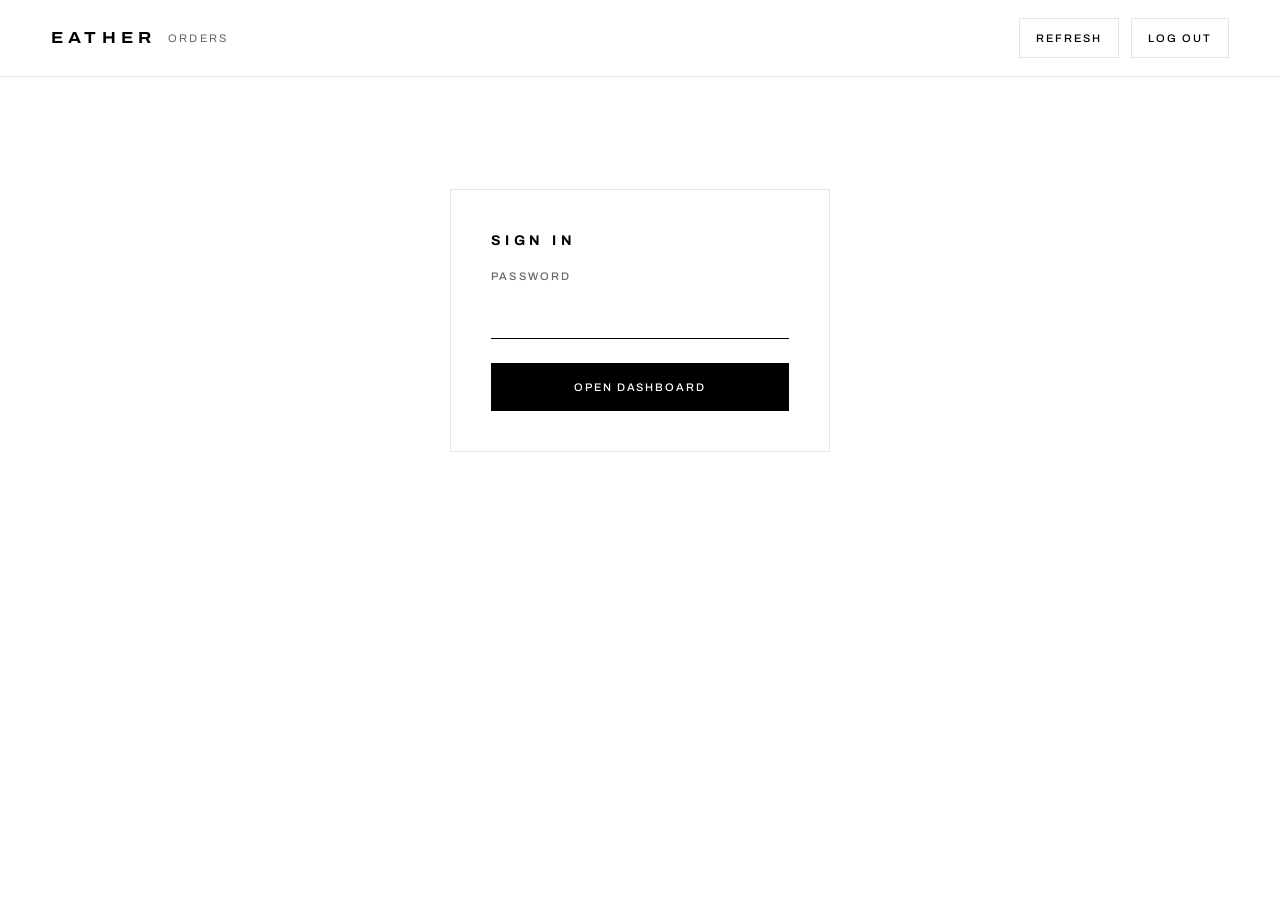
<file: admin.html>
<!DOCTYPE html><html lang="en"><head><meta charset="utf-8"><meta name="viewport" content="width=device-width,initial-scale=1"><meta name="robots" content="noindex,nofollow">
<title>EATHER Orders</title>
<link href="https://fonts.googleapis.com/css2?family=Archivo:wdth,wght@62..125,300..900&display=swap" rel="stylesheet">
<style>
:root{--bg:#FFFFFF;--ink:#000000;--g:#666666;--w:#FFFFFF;--ac:#000000}
*{box-sizing:border-box;margin:0}
body{font:400 14px/1.5 Archivo,Arial,sans-serif;background:var(--bg);color:var(--ink)}
button,input,select{font:inherit;color:inherit}button{cursor:pointer}
.top{display:flex;align-items:center;gap:12px;padding:14px 4vw;border-bottom:1px solid var(--ink);position:sticky;top:0;z-index:5;background:var(--bg)}
.logo{font-stretch:125%;font-weight:800;letter-spacing:.12em;font-size:18px}.top small{color:var(--g)}.sp{margin-left:auto}
.btn{background:var(--ink);color:#FFFFFF;border:1px solid var(--ink);padding:8px 16px;font-weight:600;text-decoration:none;display:inline-block}
.btn.o{background:none;color:var(--ink)}
main{padding:24px 4vw;max-width:1100px;margin:0 auto}
.stats{display:grid;grid-template-columns:repeat(auto-fit,minmax(150px,1fr));border:1px solid var(--ink);background:var(--w);margin-bottom:20px}
.st{padding:14px 16px;border-right:1px solid var(--ink)}.st:last-child{border:0}
.st span{display:block;color:var(--g);font-size:12px}.st b{font-stretch:75%;font-weight:800;font-size:30px;line-height:1.2}
.bar{display:flex;gap:8px;flex-wrap:wrap;margin-bottom:16px}
.bar button{background:none;border:1px solid var(--ink);padding:7px 14px}.bar .on{background:var(--ink);color:#FFFFFF}
.bar input{flex:1;min-width:170px;border:1px solid var(--ink);padding:8px 12px;background:var(--w)}
.ord{display:grid;grid-template-columns:1.1fr 1.6fr auto;gap:16px;background:var(--w);border:1px solid var(--ink);padding:16px;margin-bottom:10px;align-items:center}
.ord small{color:var(--g);display:block}.tot{font-stretch:75%;font-weight:800;font-size:22px}
.dot{display:inline-block;width:9px;height:9px;border-radius:50%;margin-right:6px}
.ord select{border:1px solid var(--ink);padding:6px;background:var(--w);width:100%;margin:6px 0}
.acts{display:flex;gap:6px}.acts a{flex:1;text-align:center;font-size:13px;padding:6px 10px}
.login{max-width:380px;margin:8vh auto;background:var(--w);border:1px solid var(--ink);padding:26px}
.login input{width:100%;border:1px solid var(--ink);padding:10px;margin:4px 0 14px}.login label{font-size:12px;font-weight:600}
#msg{color:var(--g);margin:8px 0}.err{color:#c62828}
@media(max-width:760px){.ord{grid-template-columns:1fr}}
</style><style id="admin-premium">
body{-webkit-font-smoothing:antialiased;overflow-x:hidden}
.top{border-bottom:1px solid #E5E5E5;padding:18px 4vw}
.logo{font-weight:700;font-stretch:112%;letter-spacing:.32em;font-size:16px}
.top small{text-transform:uppercase;letter-spacing:.2em;font-size:11px;color:#666}
.btn{background:none;color:#000;border:1px solid #E5E5E5;padding:0 16px;min-height:40px;display:inline-flex;align-items:center;justify-content:center;font-size:11px;font-weight:500;letter-spacing:.18em;text-transform:uppercase;transition:border-color .2s,background .2s,color .2s}
.btn:hover{border-color:#000}
.btn.o{background:none;color:#000}
#go{background:#000;color:#fff;border-color:#000;min-height:48px}
#go:hover{background:#fff;color:#000}
main{padding:40px 4vw 64px}
.stats{border:0;background:none;gap:24px;margin-bottom:40px}
.st{border:0;padding:0}
.st span{font-size:11px;letter-spacing:.2em;text-transform:uppercase;color:#666;margin-bottom:6px}
.st b{font-stretch:100%;font-weight:300;font-size:40px;letter-spacing:-.02em}
.bar{gap:24px;align-items:center;border-bottom:1px solid #E5E5E5;margin-bottom:24px}
.bar button{border:0;border-bottom:1px solid transparent;padding:12px 0;margin-bottom:-1px;font-size:11px;letter-spacing:.18em;text-transform:uppercase;color:#666}
.bar button:hover{color:#000}
.bar .on{background:none;color:#000;border-bottom-color:#000}
.bar input{border:0;border-bottom:1px solid #E5E5E5;background:none;padding:10px 0;min-width:200px;margin-left:auto;flex:0 1 280px}
.bar input:focus{outline:0;border-bottom-color:#000}
.ord{border:0;border-bottom:1px solid #E5E5E5;padding:22px 8px;margin:0;gap:24px;transition:background .2s;animation:rin .4s ease both}
.ord:hover{background:#FAFAFA}
.ord b{font-size:13px;letter-spacing:.12em;text-transform:uppercase}
.ord small{font-size:12px;margin-top:2px}
.tot{font-stretch:100%;font-weight:400;font-size:20px;font-variant-numeric:tabular-nums}
.ord select{border:1px solid #E5E5E5;border-radius:999px;padding:6px 14px;font-size:11px;letter-spacing:.14em;text-transform:uppercase;cursor:pointer}
.acts{gap:16px;margin-top:6px}
.acts a,.acts .btn{flex:0 0 auto;border:0;padding:4px 0;min-height:0;font-size:11px;border-bottom:1px solid #000}
.acts a::after{content:" →"}
.login{border:1px solid #E5E5E5;padding:40px}
.login h2{font-stretch:100%!important;font-weight:700!important;font-size:14px!important;letter-spacing:.32em;text-transform:uppercase}
.login label{font-size:11px;letter-spacing:.2em;text-transform:uppercase;color:#666;font-weight:500}
.login input{border:0;border-bottom:1px solid #000;padding:12px 0;font-size:16px;margin-bottom:24px}
.login input:focus{outline:0}
@keyframes rin{from{opacity:0;transform:translateY(8px)}to{opacity:1;transform:none}}
@media(max-width:760px){
.top small{display:none}
.bar{gap:16px;overflow-x:auto;flex-wrap:nowrap}
.bar button{min-height:44px;flex:0 0 auto}
.bar input{flex:1 0 100%;margin:0 0 8px;font-size:16px}
.ord select,.login input{font-size:16px;min-height:44px}
.st b{font-size:30px}
}
@media(prefers-reduced-motion:reduce){.ord{animation:none}*{transition:none!important}}
</style><style id="admin-charts">
#an{display:flex;flex-direction:column;gap:16px}
.cc{border:1px solid #E5E5E5;padding:22px;min-width:0;background:#fff;animation:rin .4s ease both}
.cc h3{font-size:10px;letter-spacing:.22em;text-transform:uppercase;color:#666;font-weight:500;margin-bottom:6px}
.big{font-size:26px;font-weight:300;letter-spacing:-.02em;margin-bottom:16px}
.big small{font-size:11px;color:#666;letter-spacing:.1em;margin-left:6px}
.cols{display:flex;align-items:flex-end;gap:2px;height:80px}
.cols i{flex:1;background:#EEE;min-height:2px}
.cols i.v{background:#000}
.ax{display:flex;justify-content:space-between;font-size:9px;color:#999;letter-spacing:.12em;text-transform:uppercase;margin-top:8px}
.dn{display:flex;align-items:center;gap:18px;margin-top:12px}
.ring{width:80px;height:80px;border-radius:50%;flex:0 0 80px;-webkit-mask:radial-gradient(circle,transparent 58%,#000 59%);mask:radial-gradient(circle,transparent 58%,#000 59%)}
.lg{flex:1}.lg div{display:flex;align-items:center;gap:8px;font-size:12px;margin:5px 0}
.lg b{width:7px;height:7px;border-radius:50%;display:inline-block}
.lg span{color:#666;margin-left:auto}
.hb{margin-top:14px}
.hb div{display:flex;justify-content:space-between;font-size:12px;margin-bottom:7px}
.hb div span{color:#666;font-variant-numeric:tabular-nums}
.hb i{display:block;height:3px;background:#F0F0F0;border-radius:3px;overflow:hidden}
.hb i::after{content:"";display:block;height:100%;width:var(--w);background:#000}
@media(min-width:1280px){
#an.side{position:fixed;left:4vw;top:100px;bottom:0;width:320px;overflow-y:auto;scrollbar-width:none;padding-bottom:32px}
#an.side::-webkit-scrollbar{display:none}
body.has-an main{max-width:none;margin:0 4vw 0 calc(4vw + 360px);padding-left:0;padding-right:0}
}
@media(max-width:1279px){#an{margin:0 0 40px}}
</style></head><body>
<div class="top"><span class="logo">EATHER</span><small>Orders</small><span class="sp"></span><button class="btn o" id="rf">Refresh</button><button class="btn o" id="lo">Log out</button></div>
<main id="m"></main>
<script>
const $=s=>document.querySelector(s),ST=["New","Paid","Shipped","Delivered","Cancelled"],COL={New:"#000000",Paid:"#2e7d32",Shipped:"#1565c0",Delivered:"#9a9a9a",Cancelled:"#c62828"};
let TOK=localStorage.getItem("ae_tok")||"",O=[],F="All",Q="";
const e=s=>String(s??"").replace(/[&<>"]/g,c=>({"&":"&amp;","<":"&lt;",">":"&gt;",'"':"&quot;"}[c]));
const num=t=>parseFloat(String(t).replace(/[^\d.]/g,""))||0;
const wa=p=>{p=String(p).replace(/\D/g,"");return"https://wa.me/"+(p.startsWith("0")?"2"+p:p)};
const PAY={cod:"Cash on delivery",insta:"InstaPay",wallet:"E-wallet"};
function login(err){$("#m").innerHTML=`<div class="login"><h2 style="font-stretch:75%;font-weight:800;font-size:28px;margin-bottom:14px">Sign in</h2><label>Password</label><input id="t" type="password"><button class="btn" id="go" style="width:100%">Open dashboard</button><p class="err" id="er">${e(err||"")}</p></div>`;
$("#go").onclick=()=>{TOK=$("#t").value;load()}}
async function load(){$("#m").innerHTML='<p id="msg">Loading…</p>';
try{const j=await(await fetch("api/orders?token="+encodeURIComponent(TOK))).json();if(j.error)throw 0;O=j.orders.reverse();localStorage.setItem("ae_tok",TOK);draw()}
catch(x){localStorage.removeItem("ae_tok");TOK="";login("Session expired or orders could not load. Sign in again.")}}
function draw(){const c=s=>O.filter(o=>o.status==s).length,rev=O.filter(o=>o.status!="Cancelled").reduce((a,o)=>a+num(o.total),0);
const L=O.filter(o=>(F=="All"||o.status==F)&&(o.name+o.id+o.phone+o.city).toLowerCase().includes(Q));
$("#m").innerHTML=`<div class="stats"><div class="st"><span>New</span><b>${c("New")}</b></div><div class="st"><span>To ship (paid)</span><b>${c("Paid")}</b></div><div class="st"><span>Shipped</span><b>${c("Shipped")}</b></div><div class="st"><span>Revenue</span><b>${Math.round(rev).toLocaleString()}</b> EGP</div></div>
<div class="bar">${["All",...ST].map(s=>`<button data-f="${s}" class="${s==F?"on":""}">${s}</button>`).join("")}<input id="q" placeholder="Search name, order ID, phone, city" value="${e(Q)}"></div>
${L.map(o=>`<div class="ord"><div><b>${e(o.name)}</b><small>${e(o.id||"No ID")}</small><small>${new Date(o.date).toLocaleString("en-GB",{timeZone:"Africa/Cairo",dateStyle:"medium",timeStyle:"short"})}</small></div>
<div>${e(o.items)}<small>${e(o.city)} · ${e(o.address)}</small><small>${e(PAY[o.pay]||o.pay)}${o.ref?" · Ref "+e(o.ref):""} · ${e(o.phone)}</small></div>
<div><div class="tot">${e(o.total)}</div><select data-r="${o.row}">${ST.map(s=>`<option ${s==o.status?"selected":""}>${s}</option>`).join("")}</select><div class="acts">${o.receipt?`<a class="btn o" target="_blank" href="${e(o.receipt)}">Receipt</a>`:""}<a class="btn o" target="_blank" href="${wa(o.phone)}">WhatsApp</a>${/Code \S+ \(/.test(o.items)?`<button class="btn o" data-al="${o.row}" style="flex:1;font-size:13px;padding:6px 10px">Allow code again</button>`:""}</div></div></div>`).join("")||"<p>No orders here.</p>"}`;
$("#q").oninput=x=>{Q=x.target.value.toLowerCase();const p=x.target.selectionStart;draw();$("#q").focus();$("#q").setSelectionRange(p,p)};
document.querySelectorAll("[data-f]").forEach(b=>b.onclick=()=>{F=b.dataset.f;draw()});
document.querySelectorAll("[data-r]").forEach(s=>s.onchange=async()=>{const o=O.find(x=>x.row==s.dataset.r);o.status=s.value;draw();
await fetch("api/orders",{method:"POST",headers:{"Content-Type":"application/json"},body:JSON.stringify({action:"status",token:TOK,row:o.row,id:o.id,status:o.status})})})}
document.addEventListener("click",async ev=>{const b=ev.target.closest("[data-al]");if(!b)return;
const o=O.find(x=>x.row==b.dataset.al),m=String(o.items).match(/Code (\S+) \(/);if(!m)return;
if(!confirm("Let "+o.name+" use "+m[1]+" one more time?"))return;
const r=await fetch("api/orders",{method:"POST",headers:{"Content-Type":"application/json"},body:JSON.stringify({action:"allow",token:TOK,code:m[1],phone:o.phone,email:o.email})});
alert(r.ok?"Done. This customer can use "+m[1]+" once more.":"Could not save. Try again.")});
$("#rf").onclick=()=>TOK?load():login();
$("#lo").onclick=()=>{localStorage.removeItem("ae_tok");TOK="";login()};
TOK?load():login();
</script>
<script id="admin-charts-js">
(function(){
const day=d=>new Date(d).toLocaleDateString("en-CA",{timeZone:"Africa/Cairo"});
const fmt=n=>Math.round(n).toLocaleString();
const T=["#000","#555","#999","#C8C8C8","#E5E5E5"];
const share=r=>{const s=r.reduce((a,x)=>a+x[1],0)||1;return r.length?r.map(x=>{const p=Math.round(x[1]/s*100);return`<div class="hb"><div>${e(x[0])}<span>${p}%</span></div><i style="--w:${p}%"></i></div>`}).join(""):'<p class="ax">No data yet</p>'};
const top=f=>{const c={};O.forEach(o=>f(o).forEach(([k,v])=>{if(k)c[k]=(c[k]||0)+v}));return Object.entries(c).sort((a,b)=>b[1]-a[1]).slice(0,4)};
function clear(){const a=document.getElementById("an");if(a)a.remove();document.body.classList.remove("has-an")}
function charts(){
clear();
const s=document.querySelector(".stats");if(!s||!O.length)return;
const ok=O.filter(o=>o.status!="Cancelled"),rev=ok.reduce((a,o)=>a+num(o.total),0),tot=O.length;
const N=30,days=[];for(let i=N-1;i>=0;i--)days.push(day(Date.now()-i*864e5));
const cnt=days.map(d=>O.filter(o=>day(o.date)==d).length),mx=Math.max(1,...cnt);
const lab=d=>new Date(d+"T12:00").toLocaleDateString("en-GB",{day:"numeric",month:"short"});
const st=ST.map(x=>[x,O.filter(o=>o.status==x).length]).filter(r=>r[1]);
let a=0;const grad=st.map((r,i)=>{const b=a+r[1]/tot*360,g=`${T[i]} ${a}deg ${b}deg`;a=b;return g}).join(",");
const prod=top(o=>String(o.items).split(/,|\n|\+/).map(t=>[t.replace(/Code \S+ \(.*?\)/,"").split("/")[0].trim(),1]));
const city=top(o=>[[String(o.city||"").trim(),1]]);
const pay=top(o=>[[PAY[o.pay]||o.pay,1]]);
const side=innerWidth>=1280;
const html=`<aside id="an" class="${side?"side":""}">
<div class="cc"><h3>Revenue · 30 days</h3><div class="big">${fmt(rev)}<small>EGP · ${tot} orders</small></div>
<div class="cols">${cnt.map((v,i)=>`<i class="${v?"v":""}" style="height:${v?Math.max(10,v/mx*100):2}%" title="${lab(days[i])}: ${v}"></i>`).join("")}</div>
<div class="ax"><span>${lab(days[0])}</span><span>Today</span></div></div>
<div class="cc"><h3>Average order</h3><div class="big" style="margin:0">${fmt(ok.length?rev/ok.length:0)}<small>EGP</small></div></div>
<div class="cc"><h3>Order status</h3><div class="dn"><div class="ring" style="background:conic-gradient(${grad})"></div><div class="lg">${st.map((r,i)=>`<div><b style="background:${T[i]}"></b>${r[0]}<span>${r[1]}</span></div>`).join("")}</div></div></div>
<div class="cc"><h3>Top products</h3>${share(prod)}</div>
<div class="cc"><h3>Top cities</h3>${share(city)}</div>
<div class="cc"><h3>Payment</h3>${share(pay)}</div></aside>`;
if(side){document.body.insertAdjacentHTML("beforeend",html);document.body.classList.add("has-an")}else s.insertAdjacentHTML("afterend",html);
}
const d0=draw;draw=function(){d0();charts()};
const l0=login;login=function(x){clear();l0(x)};
let rt;addEventListener("resize",()=>{clearTimeout(rt);rt=setTimeout(charts,200)});
charts();
})();
</script>
<style id="admin-print">
.stats{align-items:end}
.st-pa{display:flex;align-items:flex-end;justify-content:flex-end}
#pa{background:#000;color:#fff;border:1px solid #000;min-height:44px;padding:0 20px;font-size:11px;letter-spacing:.18em;text-transform:uppercase;cursor:pointer;transition:background .2s,color .2s}
#pa:hover{background:#fff;color:#000}
#pr{display:none}
@media print{
@page{size:A5;margin:10mm}
html,body{margin:0;padding:0;background:#fff}
body>*:not(#pr){display:none!important}
#pr{display:block;font:400 12px/1.55 Archivo,Arial,sans-serif;color:#000;-webkit-print-color-adjust:exact;print-color-adjust:exact}
#pr .rc{page-break-after:always;break-after:page}
#pr .rc:last-child{page-break-after:auto;break-after:auto}
#pr .top{position:static;display:flex;justify-content:space-between;align-items:flex-start;gap:20px;padding:0 0 22px;border-bottom:1px solid #E5E5E5;background:none}
#pr .logo{font-stretch:125%;font-weight:800;font-size:26px;letter-spacing:.34em;line-height:1}
#pr .sl{font-size:9px;letter-spacing:.32em;text-transform:uppercase;color:#666;margin-top:10px}
#pr .meta{text-align:right}
#pr .lab{display:block;font-size:9px;letter-spacing:.22em;text-transform:uppercase;color:#666;font-weight:500;margin-bottom:6px}
#pr .no{font-size:14px;font-weight:600;letter-spacing:.04em}
#pr .dt{color:#666;font-size:11px;margin-top:2px}
#pr .pill{display:inline-block;margin-top:10px;border:1px solid #000;border-radius:999px;padding:3px 12px;font-size:9px;letter-spacing:.18em;text-transform:uppercase;font-weight:500}
#pr .pill.p{background:#000;color:#fff}
#pr .cols{display:grid;grid-template-columns:1fr 1fr;gap:24px;padding:22px 0;border-bottom:1px solid #E5E5E5;line-height:1.7;height:auto}
#pr table{width:100%;border-collapse:collapse;margin-top:18px}
#pr th{text-align:left;font-weight:500;font-size:9px;letter-spacing:.2em;text-transform:uppercase;color:#666;padding:0 8px 10px 0;border-bottom:1px solid #E5E5E5}
#pr td{padding:13px 8px 13px 0;border-bottom:1px solid #E5E5E5;font-variant-numeric:tabular-nums}
#pr td:first-child{font-weight:600;letter-spacing:.06em;text-transform:uppercase;font-size:11px}
#pr .n{text-align:right;white-space:nowrap}
#pr th:last-child,#pr td:last-child{padding-right:0}
#pr .tot{margin:16px 0 0 auto;width:58%;font-size:12px;font-weight:400}
#pr .tot div{display:flex;justify-content:space-between;padding:4px 0;color:#666}
#pr .tot div span:last-child{color:#000}
#pr .tot .g{border-top:1px solid #000;margin-top:8px;padding-top:12px;color:#000;align-items:baseline}
#pr .tot .g span:first-child{font-size:9px;letter-spacing:.22em;text-transform:uppercase;font-weight:600}
#pr .tot .g span:last-child{font-size:22px;font-weight:300}
#pr .pay{margin-top:24px;padding:16px 18px;background:#F7F7F7;display:flex;justify-content:space-between;align-items:flex-end;gap:16px}
#pr .due{text-align:right}
#pr .due b{display:block;font-size:16px;font-weight:600;margin-top:2px}
#pr .ft{margin-top:30px;padding-top:18px;border-top:1px solid #E5E5E5;text-align:center}
#pr .ty{font-size:9px;letter-spacing:.3em;text-transform:uppercase;font-weight:600}
#pr .ft p{color:#666;font-size:10px;margin-top:6px;line-height:1.7}
}
</style>
<div id="pr"></div>
<script id="admin-print-js">
(function(){
const PHONE="+20 115 849 1356",NOTE="Exchanges within 14 days with the receipt and unworn items.";
const m=n=>Math.round(Number(n)||0).toLocaleString("en")+" EGP";
function one(o){
let q;try{q=new URL(o.receipt,location.href).searchParams}catch(x){q=new URLSearchParams()}
const g=k=>q.get(k)||"";
const pay=g("pay")||o.pay,cod=pay=="cod",pm=PAY[pay]||pay;
let rows=g("lines").split(";").filter(Boolean).map(l=>{const[a,s,n,p]=l.split("|");return`<tr><td>${e(a)}</td><td>${e(s)}</td><td class="n">${e(n)}</td><td class="n">${m(p)}</td><td class="n">${m(p*n)}</td></tr>`}).join("");
if(!rows)rows=`<tr><td colspan="5">${e(o.items)}</td></tr>`;
const total=m(num(g("total")||o.total)),sub=num(g("sub")),ship=num(g("ship"));
const dsc=Math.round(num(g("disc")||g("discount"))||(sub?sub+ship-num(g("total")||o.total):0)),code=g("code")||g("promo")||((String(o.items).match(/Code (\S+) \(/)||[])[1]||"");
const dt=g("date")||new Date(o.date).toLocaleString("en-GB",{timeZone:"Africa/Cairo",dateStyle:"short",timeStyle:"short"}).replace(",","");
return`<div class="rc">
<div class="top"><div><div class="logo">EATHER</div><div class="sl">Silent Chaos.</div></div>
<div class="meta"><span class="lab">Receipt</span><div class="no">${e(g("id")||o.id)}</div><div class="dt">${e(dt)}</div><span class="pill ${cod?"":"p"}">${cod?"Due on delivery":"Paid"}</span></div></div>
<div class="cols"><div><span class="lab">Customer</span>${e(g("name")||o.name)}<br>${e(g("phone")||o.phone)}</div>
<div><span class="lab">Ship to</span>${e(g("addr")||o.address)}<br>${e(g("city")||o.city)}${g("zone")?" · "+e(g("zone")):""}</div></div>
<table><tr><th>Item</th><th>Size</th><th class="n">Qty</th><th class="n">Price</th><th class="n">Total</th></tr>${rows}</table>
<div class="tot">${sub?`<div><span>Subtotal</span><span>${m(sub)}</span></div>`:""}${dsc>0?`<div><span>Discount${code?" ("+e(code)+")":""}</span><span>− ${m(dsc)}</span></div>`:""}${sub||ship?`<div><span>Shipping</span><span>${m(ship)}</span></div>`:""}<div class="g"><span>Total</span><span>${total}</span></div></div>
<div class="pay"><div><span class="lab">Payment</span>${e(pm)}${(g("ref")||o.ref)?" · Ref "+e(g("ref")||o.ref):""}</div><div class="due"><span class="lab">${cod?"Amount due":"Status"}</span><b>${cod?total:"Paid"}</b></div></div>
<div class="ft"><div class="ty">Thank you for choosing EATHER</div><p>${e(NOTE)}<br>WhatsApp ${e(PHONE)}</p></div></div>`;
}
function btn(){
const s=document.querySelector(".stats");if(!s||document.getElementById("pa"))return;
s.insertAdjacentHTML("beforeend",'<div class="st st-pa"><button id="pa">Print All Receipts</button></div>');
document.getElementById("pa").onclick=()=>{if(!O.length){alert("No orders to print.");return}document.getElementById("pr").innerHTML=O.map(one).join("");print()};
}
const d1=draw;draw=function(){d1();btn()};
btn();
})();
</script></body></html>
</file>
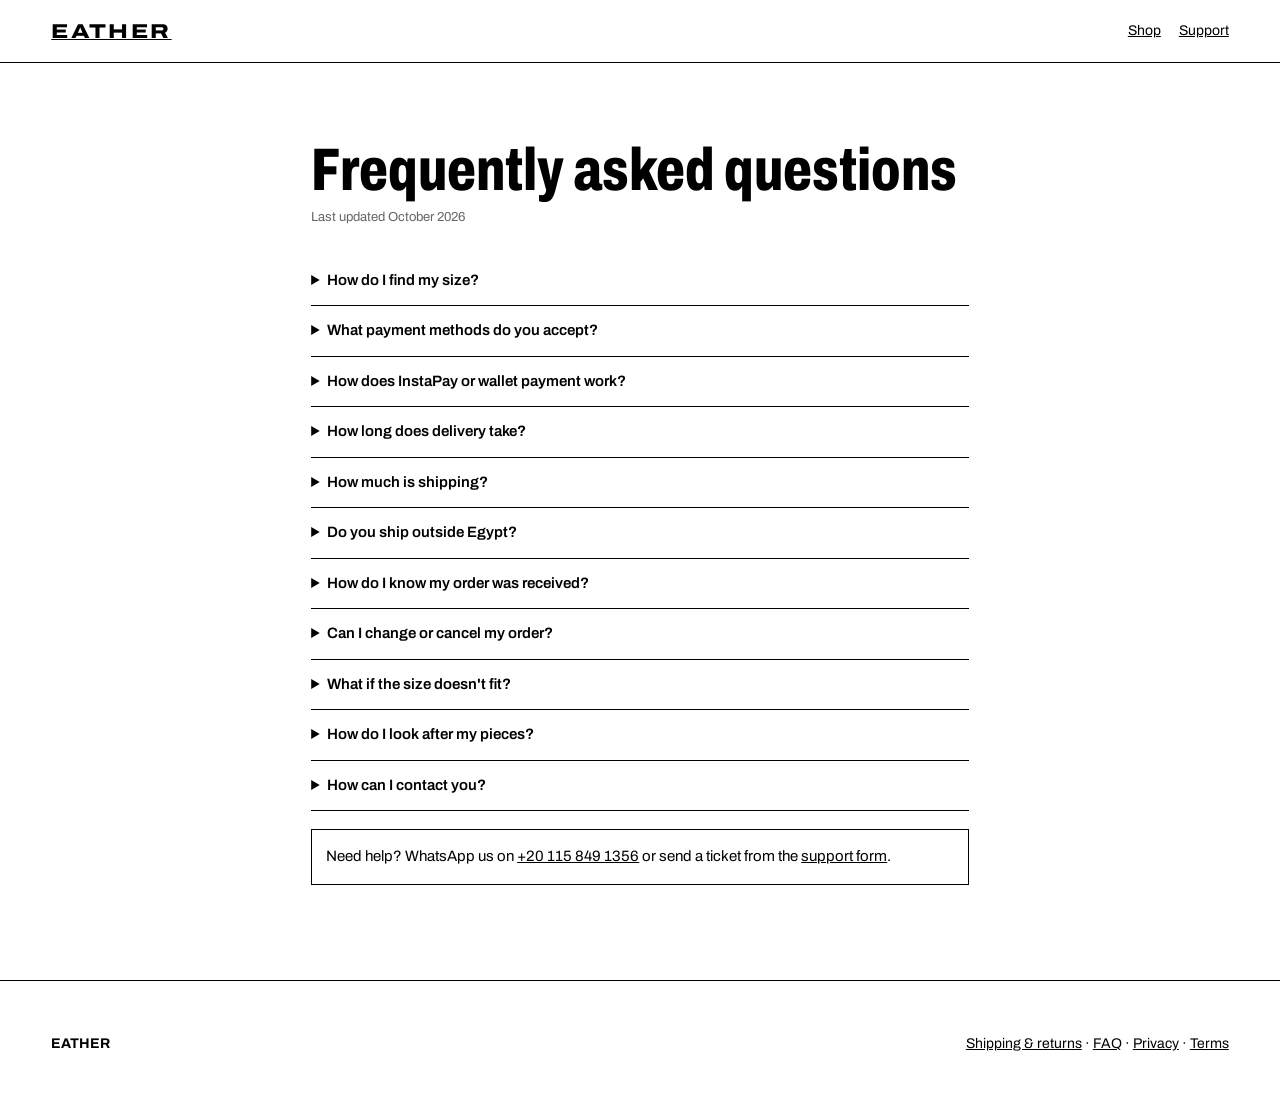
<file: faq.html>
<!DOCTYPE html><html lang="en"><head><meta charset="utf-8"><meta name="viewport" content="width=device-width,initial-scale=1">
<title>Frequently asked questions — EATHER</title><meta name="description" content="Answers about sizing, payment, delivery, exchanges and orders at EATHER.">
<link href="https://fonts.googleapis.com/css2?family=Archivo:wdth,wght@62..125,300..900&display=swap" rel="stylesheet">
<style>
:root{--bg:#FFFFFF;--ink:#000000;--g1:#666666;--g2:#E5E5E5;--w:#FFFFFF;--ac:#000000}
*{box-sizing:border-box;margin:0}
body{font:400 15px/1.7 Archivo,Arial,sans-serif;background:var(--bg);color:var(--ink)}
a{color:inherit}
header{display:flex;align-items:center;gap:20px;padding:14px 4vw;border-bottom:1px solid var(--ink)}
header nav{margin-left:auto;display:flex;gap:18px;font-size:14px}
main{max-width:760px;margin:0 auto;padding:6vw 4vw}
h1{font-stretch:75%;font-weight:800;font-size:clamp(34px,6vw,60px);line-height:1;margin-bottom:6px}
.u{color:var(--g1);font-size:13px;margin-bottom:28px}
h2{font-stretch:85%;font-weight:800;font-size:22px;margin:30px 0 8px}
p,ul{margin-bottom:12px}ul{padding-left:20px}
table{border-collapse:collapse;width:100%;font-size:14px;margin:8px 0 14px}@media(max-width:760px){table{display:block;overflow-x:auto}body{overflow-x:hidden}}th,td{border:1px solid var(--ink);padding:8px;text-align:left}th{background:var(--ink);color:#FFFFFF;font-weight:500}
details{border-bottom:1px solid var(--ink);padding:12px 0}summary{cursor:pointer;font-weight:600}details p{margin:8px 0 0}
.box{border:1px solid var(--ink);padding:14px;margin:18px 0;background:#FFFFFF}
footer{border-top:1px solid var(--ink);padding:4vw;display:flex;justify-content:space-between;flex-wrap:wrap;gap:12px;font-size:14px}
</style><link rel="stylesheet" href="motion.css"><script>document.documentElement.classList.add('js')</script><script src="motion.js" defer></script></head><body>
<header><a href="/" aria-label="EATHER home"><span style="font-stretch:125%;font-weight:800;letter-spacing:.12em;font-size:20px">EATHER</span></a><nav><a href="/#shop">Shop</a><a href="/#support">Support</a></nav></header>
<main><h1>Frequently asked questions</h1><p class="u">Last updated October 2026</p>

<details><summary>How do I find my size?</summary><p>Our sizes cover 60 to 150 kg, from S to XXL. Use the size finder on the homepage: enter your weight and height and we suggest a size. Every product page also has a size chart with measurements. Our fit is oversized by design, so go one size down if you want a closer fit.</p></details>
<details><summary>What payment methods do you accept?</summary><p>Cash on delivery, InstaPay, and e-wallet transfer (such as Vodafone Cash). We do not take card payments online yet.</p></details>
<details><summary>How does InstaPay or wallet payment work?</summary><p>Choose it at checkout, send the exact total, then enter the transfer reference and upload a screenshot. We check that the money arrived, then confirm your order and ship it.</p></details>
<details><summary>How long does delivery take?</summary><p>Usually 1 to 7 working days depending on your governorate. See the Shipping and returns page for details.</p></details>
<details><summary>How much is shipping?</summary><p>Between 60 and 110 EGP depending on your area. The exact fee shows in your cart before you order.</p></details>
<details><summary>Do you ship outside Egypt?</summary><p>Not yet. We currently deliver within Egypt only.</p></details>
<details><summary>How do I know my order was received?</summary><p>After you place your order, we open WhatsApp with a ready message. Send it, and we will confirm your order there.</p></details>
<details><summary>Can I change or cancel my order?</summary><p>Yes, before it ships. Message us on WhatsApp with your order number as soon as possible.</p></details>
<details><summary>What if the size doesn't fit?</summary><p>You can exchange within 14 days if the item is unworn and has its tags. See the Shipping and returns page.</p></details>
<details><summary>How do I look after my pieces?</summary><p>Wash cold, inside out, with similar colors. Dry flat or tumble dry low. Do not bleach. Heavy fabrics soften with wear and washing.</p></details>
<details><summary>How can I contact you?</summary><p>WhatsApp us on +20 115 849 1356, or send a ticket from the support form on the homepage. We reply by email.</p></details>
<div class="box">Need help? WhatsApp us on <a href="https://wa.me/201158491356">+20 115 849 1356</a> or send a ticket from the <a href="/#support">support form</a>.</div></main>
<footer><b>EATHER</b><span><a href="shipping.html">Shipping &amp; returns</a> · <a href="faq.html">FAQ</a> · <a href="privacy.html">Privacy</a> · <a href="terms.html">Terms</a></span></footer>
</body></html>
</file>
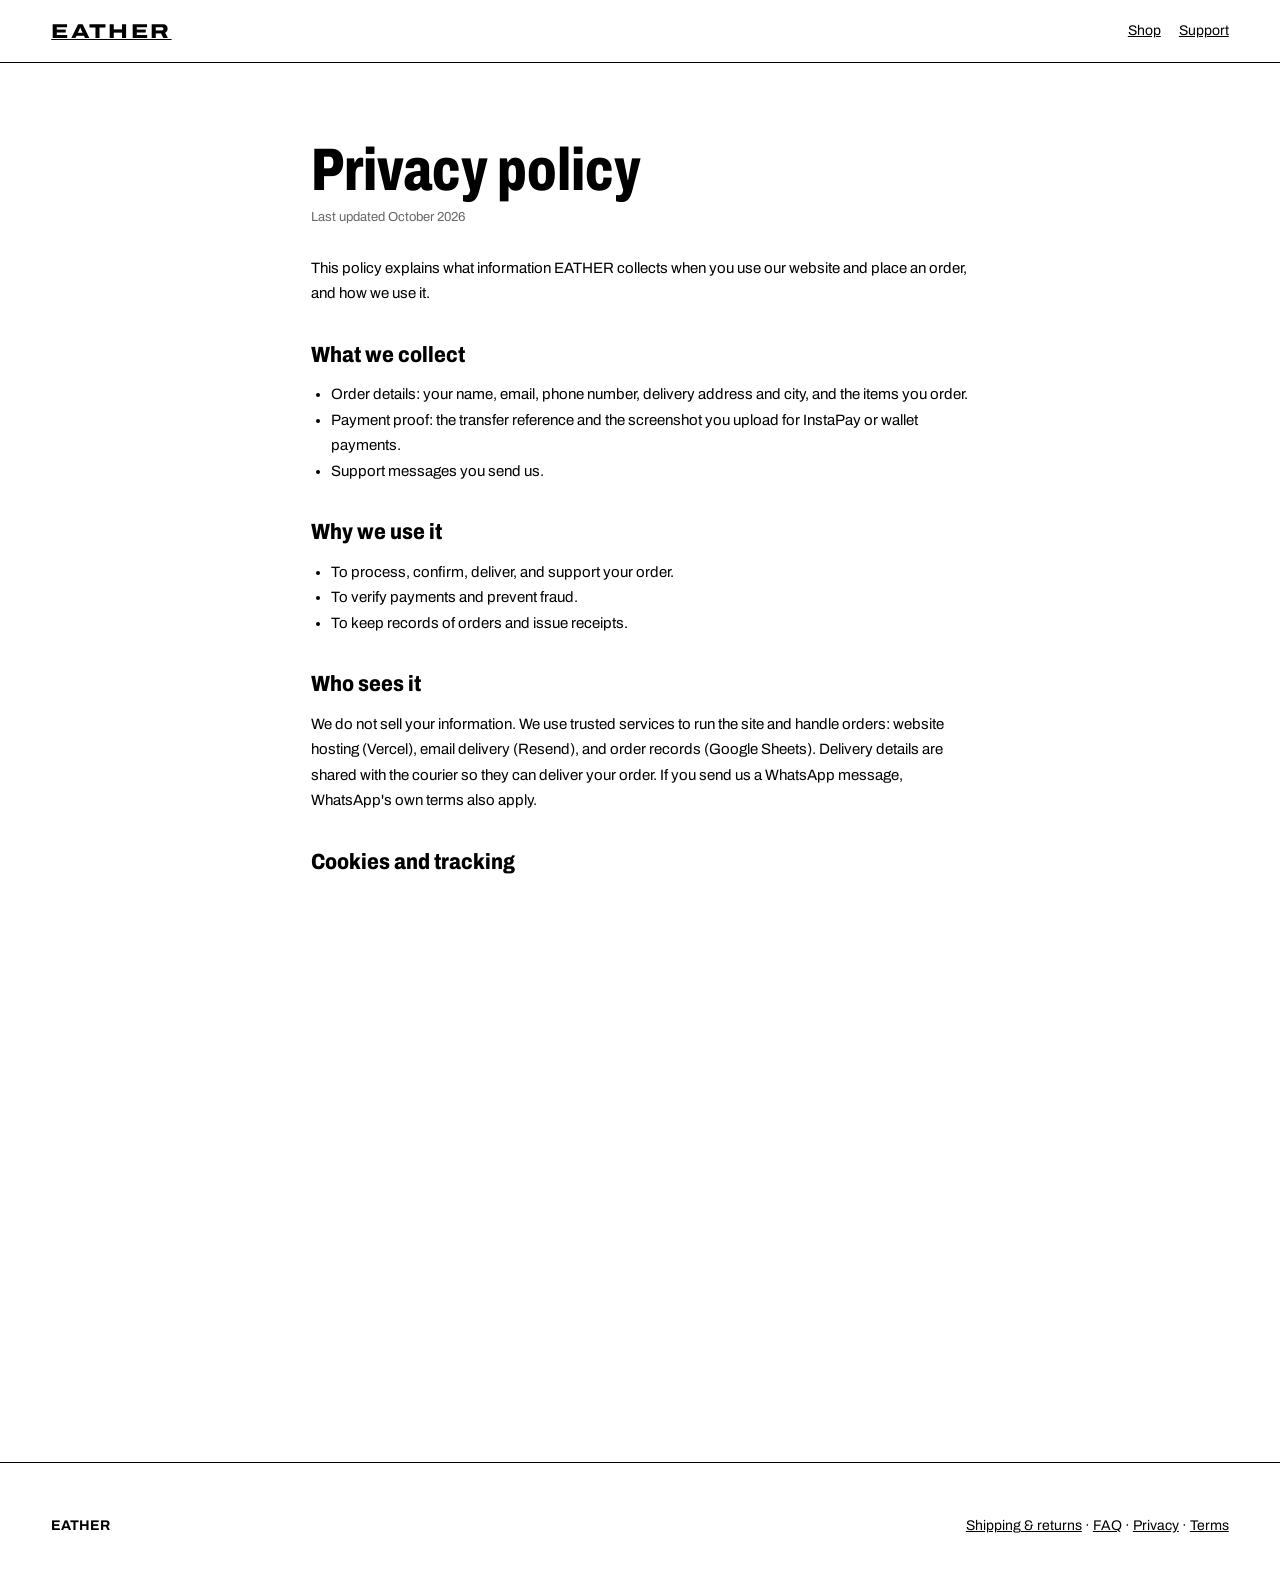
<file: privacy.html>
<!DOCTYPE html><html lang="en"><head><meta charset="utf-8"><meta name="viewport" content="width=device-width,initial-scale=1">
<title>Privacy policy — EATHER</title><meta name="description" content="How EATHER collects, uses and protects your personal information.">
<link href="https://fonts.googleapis.com/css2?family=Archivo:wdth,wght@62..125,300..900&display=swap" rel="stylesheet">
<style>
:root{--bg:#FFFFFF;--ink:#000000;--g1:#666666;--g2:#E5E5E5;--w:#FFFFFF;--ac:#000000}
*{box-sizing:border-box;margin:0}
body{font:400 15px/1.7 Archivo,Arial,sans-serif;background:var(--bg);color:var(--ink)}
a{color:inherit}
header{display:flex;align-items:center;gap:20px;padding:14px 4vw;border-bottom:1px solid var(--ink)}
header nav{margin-left:auto;display:flex;gap:18px;font-size:14px}
main{max-width:760px;margin:0 auto;padding:6vw 4vw}
h1{font-stretch:75%;font-weight:800;font-size:clamp(34px,6vw,60px);line-height:1;margin-bottom:6px}
.u{color:var(--g1);font-size:13px;margin-bottom:28px}
h2{font-stretch:85%;font-weight:800;font-size:22px;margin:30px 0 8px}
p,ul{margin-bottom:12px}ul{padding-left:20px}
table{border-collapse:collapse;width:100%;font-size:14px;margin:8px 0 14px}@media(max-width:760px){table{display:block;overflow-x:auto}body{overflow-x:hidden}}th,td{border:1px solid var(--ink);padding:8px;text-align:left}th{background:var(--ink);color:#FFFFFF;font-weight:500}
details{border-bottom:1px solid var(--ink);padding:12px 0}summary{cursor:pointer;font-weight:600}details p{margin:8px 0 0}
.box{border:1px solid var(--ink);padding:14px;margin:18px 0;background:#FFFFFF}
footer{border-top:1px solid var(--ink);padding:4vw;display:flex;justify-content:space-between;flex-wrap:wrap;gap:12px;font-size:14px}
</style><link rel="stylesheet" href="motion.css"><script>document.documentElement.classList.add('js')</script><script src="motion.js" defer></script></head><body>
<header><a href="/" aria-label="EATHER home"><span style="font-stretch:125%;font-weight:800;letter-spacing:.12em;font-size:20px">EATHER</span></a><nav><a href="/#shop">Shop</a><a href="/#support">Support</a></nav></header>
<main><h1>Privacy policy</h1><p class="u">Last updated October 2026</p>

<p>This policy explains what information EATHER collects when you use our website and place an order, and how we use it.</p>
<h2>What we collect</h2><ul><li>Order details: your name, email, phone number, delivery address and city, and the items you order.</li><li>Payment proof: the transfer reference and the screenshot you upload for InstaPay or wallet payments.</li><li>Support messages you send us.</li></ul>
<h2>Why we use it</h2><ul><li>To process, confirm, deliver, and support your order.</li><li>To verify payments and prevent fraud.</li><li>To keep records of orders and issue receipts.</li></ul>
<h2>Who sees it</h2><p>We do not sell your information. We use trusted services to run the site and handle orders: website hosting (Vercel), email delivery (Resend), and order records (Google Sheets). Delivery details are shared with the courier so they can deliver your order. If you send us a WhatsApp message, WhatsApp's own terms also apply.</p>
<h2>Cookies and tracking</h2><p>We do not use advertising trackers at this time. If we add analytics or ads later, we will update this page.</p>
<h2>How long we keep it</h2><p>We keep order records for as long as needed to fulfil orders, handle returns, and meet accounting needs.</p>
<h2>Your choices</h2><p>You can ask to see, correct, or delete your personal information by contacting us. We will help unless we need to keep it for a legal or accounting reason.</p>
<h2>Changes</h2><p>We may update this policy and will change the date at the top when we do.</p>
<div class="box">Need help? WhatsApp us on <a href="https://wa.me/201158491356">+20 115 849 1356</a> or send a ticket from the <a href="/#support">support form</a>.</div></main>
<footer><b>EATHER</b><span><a href="shipping.html">Shipping &amp; returns</a> · <a href="faq.html">FAQ</a> · <a href="privacy.html">Privacy</a> · <a href="terms.html">Terms</a></span></footer>
</body></html>
</file>
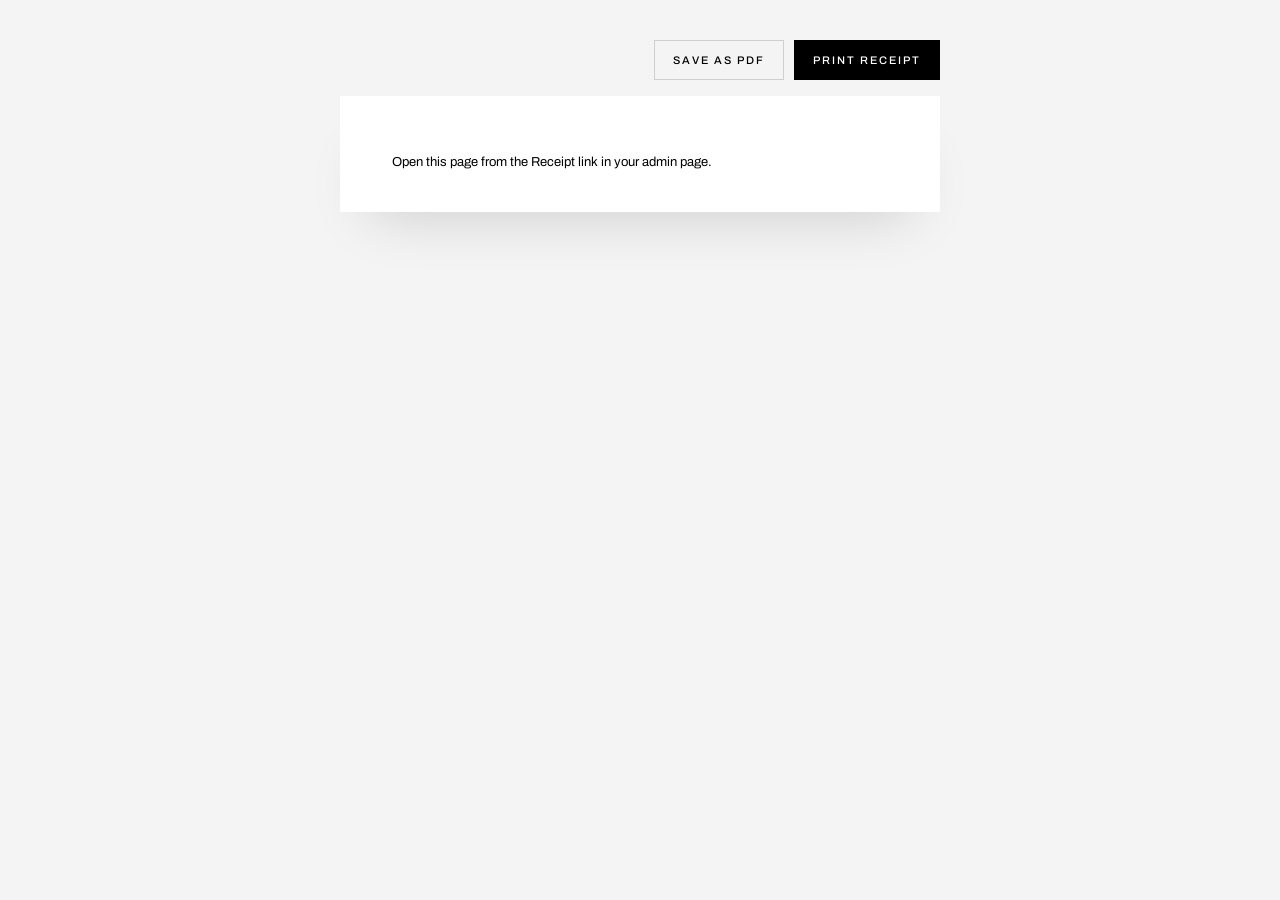
<file: receipt.html>
<!DOCTYPE html><html lang="en"><head><meta charset="utf-8"><meta name="viewport" content="width=device-width,initial-scale=1">
<title>EATHER Receipt</title>
<link href="https://fonts.googleapis.com/css2?family=Archivo:wdth,wght@62..125,300..900&display=swap" rel="stylesheet">
<style>
:root{--ink:#000;--g:#666;--l:#E5E5E5;--s:#F7F7F7}
*{box-sizing:border-box;margin:0}
body{font:400 13px/1.55 Archivo,Arial,sans-serif;background:#F4F4F4;color:var(--ink);padding:40px 16px;-webkit-font-smoothing:antialiased}
.bar{max-width:600px;margin:0 auto 16px;display:flex;justify-content:flex-end;gap:10px}
.pb{background:none;border:1px solid #CFCFCF;padding:0 18px;min-height:40px;font:500 11px Archivo,Arial,sans-serif;letter-spacing:.18em;text-transform:uppercase;cursor:pointer;color:#000;transition:border-color .2s,background .2s,color .2s}
.pb:hover{border-color:#000}
.pb.d{background:#000;color:#fff;border-color:#000}.pb.d:hover{background:#fff;color:#000}
.r{max-width:600px;margin:0 auto;background:#fff;padding:56px 52px 40px;box-shadow:0 30px 60px -30px rgba(0,0,0,.18);animation:in .5s ease both}
@keyframes in{from{opacity:0;transform:translateY(10px)}to{opacity:1;transform:none}}
.top{display:flex;justify-content:space-between;align-items:flex-start;gap:20px;padding-bottom:28px;border-bottom:1px solid var(--l)}
.logo{font-stretch:125%;font-weight:800;font-size:28px;letter-spacing:.34em;line-height:1;margin-right:-.34em}
.logo img{max-height:48px;display:block}
.sl{font-size:10px;letter-spacing:.32em;text-transform:uppercase;color:var(--g);margin-top:10px}
.meta{text-align:right}
.lab{display:block;font-size:10px;letter-spacing:.22em;text-transform:uppercase;color:var(--g);font-weight:500;margin-bottom:6px}
.meta .no{font-size:15px;font-weight:600;letter-spacing:.04em}
.meta .dt{color:var(--g);font-size:12px;margin-top:2px}
.pill{display:inline-block;margin-top:10px;border:1px solid #000;border-radius:999px;padding:3px 12px;font-size:10px;letter-spacing:.18em;text-transform:uppercase;font-weight:500}
.pill.p{background:#000;color:#fff}
.cols{display:grid;grid-template-columns:1fr 1fr;gap:28px;padding:28px 0;border-bottom:1px solid var(--l)}
.cols div{font-size:13px;line-height:1.7}
table{width:100%;border-collapse:collapse;margin-top:24px}
th{text-align:left;font-weight:500;font-size:10px;letter-spacing:.2em;text-transform:uppercase;color:var(--g);padding:0 8px 12px 0;border-bottom:1px solid var(--l)}
td{padding:16px 8px 16px 0;border-bottom:1px solid var(--l);font-variant-numeric:tabular-nums}
td:first-child{font-weight:600;letter-spacing:.06em;text-transform:uppercase;font-size:12px}
.n{text-align:right;white-space:nowrap}
th:last-child,td:last-child{padding-right:0}
.tot{margin:20px 0 0 auto;width:58%}
.tot div{display:flex;justify-content:space-between;padding:5px 0;color:var(--g);font-variant-numeric:tabular-nums}
.tot div span:last-child{color:#000}
.tot .g{border-top:1px solid #000;margin-top:10px;padding-top:14px;color:#000;align-items:baseline}
.tot .g span:first-child{font-size:10px;letter-spacing:.22em;text-transform:uppercase;font-weight:600}
.tot .g span:last-child{font-size:24px;font-weight:300;letter-spacing:-.01em}
.pay{margin-top:32px;padding:20px 22px;background:var(--s);display:flex;justify-content:space-between;align-items:flex-end;gap:16px}
.pay .v{font-size:13px;margin-top:2px}
.pay .due{text-align:right}
.pay .due b{display:block;font-size:18px;font-weight:600;margin-top:2px}
.ft{margin-top:40px;padding-top:24px;border-top:1px solid var(--l);text-align:center}
.ft .ty{font-size:10px;letter-spacing:.3em;text-transform:uppercase;font-weight:600}
.ft p{color:var(--g);font-size:11px;margin-top:8px;line-height:1.7}
@media(max-width:560px){body{padding:16px 10px}.r{padding:36px 22px 28px}.logo{font-size:22px}.cols{grid-template-columns:1fr;gap:18px}.tot{width:100%}th:nth-child(4),td:nth-child(4){display:none}.pay{flex-direction:column;align-items:flex-start}.pay .due{text-align:left}}
@page{size:A5;margin:10mm}
@media print{body{background:#fff;padding:0}.r{box-shadow:none;padding:0;max-width:none;animation:none}.bar{display:none}.pay{-webkit-print-color-adjust:exact;print-color-adjust:exact}.pill.p{-webkit-print-color-adjust:exact;print-color-adjust:exact}}
@media(prefers-reduced-motion:reduce){.r{animation:none}}
</style></head><body>
<div class="bar"><button class="pb" onclick="print()">Save as PDF</button><button class="pb d" onclick="print()">Print receipt</button></div>
<div class="r" id="r"></div>
<script>
/* ===== EDIT ===== */
const LOGO="";
const PHONE="+20 115 849 1356";
const NOTE="Exchanges within 14 days with the receipt and unworn items.";
/* ================ */
const q=new URLSearchParams(location.search),g=k=>q.get(k)||"";
const e=s=>String(s).replace(/[&<>"]/g,c=>({"&":"&amp;","<":"&lt;",">":"&gt;",'"':"&quot;"}[c]));
const num=t=>parseFloat(String(t).replace(/[^\d.]/g,""))||0;
const m=n=>Math.round(Number(n)||0).toLocaleString("en")+" EGP";
const PAY={cod:"Cash on delivery",insta:"InstaPay",wallet:"E-wallet"};
const logo=LOGO?`<img src="${e(LOGO)}" alt="EATHER">`:"EATHER";
if(!g("id")){document.getElementById("r").innerHTML="<p>Open this page from the Receipt link in your admin page.</p>"}
else{
const rows=g("lines").split(";").filter(Boolean).map(l=>{const[a,s,n,p]=l.split("|");return`<tr><td>${e(a)}</td><td>${e(s)}</td><td class="n">${e(n)}</td><td class="n">${m(p)}</td><td class="n">${m(p*n)}</td></tr>`}).join("");
const cod=g("pay")=="cod",pm=PAY[g("pay")]||g("pay"),total=m(num(g("total")));
document.title="EATHER Receipt "+g("id");
document.getElementById("r").innerHTML=`
<div class="top"><div><div class="logo">${logo}</div><div class="sl">Silent Chaos.</div></div>
<div class="meta"><span class="lab">Receipt</span><div class="no">${e(g("id"))}</div><div class="dt">${e(g("date")||new Date().toLocaleDateString("en-GB"))}</div><span class="pill ${cod?"":"p"}">${cod?"Due on delivery":"Paid"}</span></div></div>
<div class="cols"><div><span class="lab">Customer</span>${e(g("name"))}<br>${e(g("phone"))}</div>
<div><span class="lab">Ship to</span>${e(g("addr"))}<br>${e(g("city"))}${g("zone")?" · "+e(g("zone")):""}</div></div>
<table><tr><th>Item</th><th>Size</th><th class="n">Qty</th><th class="n">Price</th><th class="n">Total</th></tr>${rows}</table>
<div class="tot"><div><span>Subtotal</span><span>${m(g("sub")||0)}</span></div>${(()=>{const d=Math.round(num(g("disc")||g("discount"))||(num(g("sub"))+num(g("ship"))-num(g("total"))));const c=g("code")||g("promo");return d>0?`<div><span>Discount${c?" ("+e(c)+")":""}</span><span>− ${m(d)}</span></div>`:""})()}<div><span>Shipping</span><span>${m(g("ship")||0)}</span></div><div class="g"><span>Total</span><span>${total}</span></div></div>
<div class="pay"><div><span class="lab">Payment</span><div class="v">${e(pm)}${g("ref")?" · Ref "+e(g("ref")):""}</div></div><div class="due"><span class="lab">${cod?"Amount due":"Status"}</span><b>${cod?total:"Paid"}</b></div></div>
<div class="ft"><div class="ty">Thank you for choosing EATHER</div><p>${e(NOTE)}<br>WhatsApp ${e(PHONE)}</p></div>`}
</script></body></html>
</file>
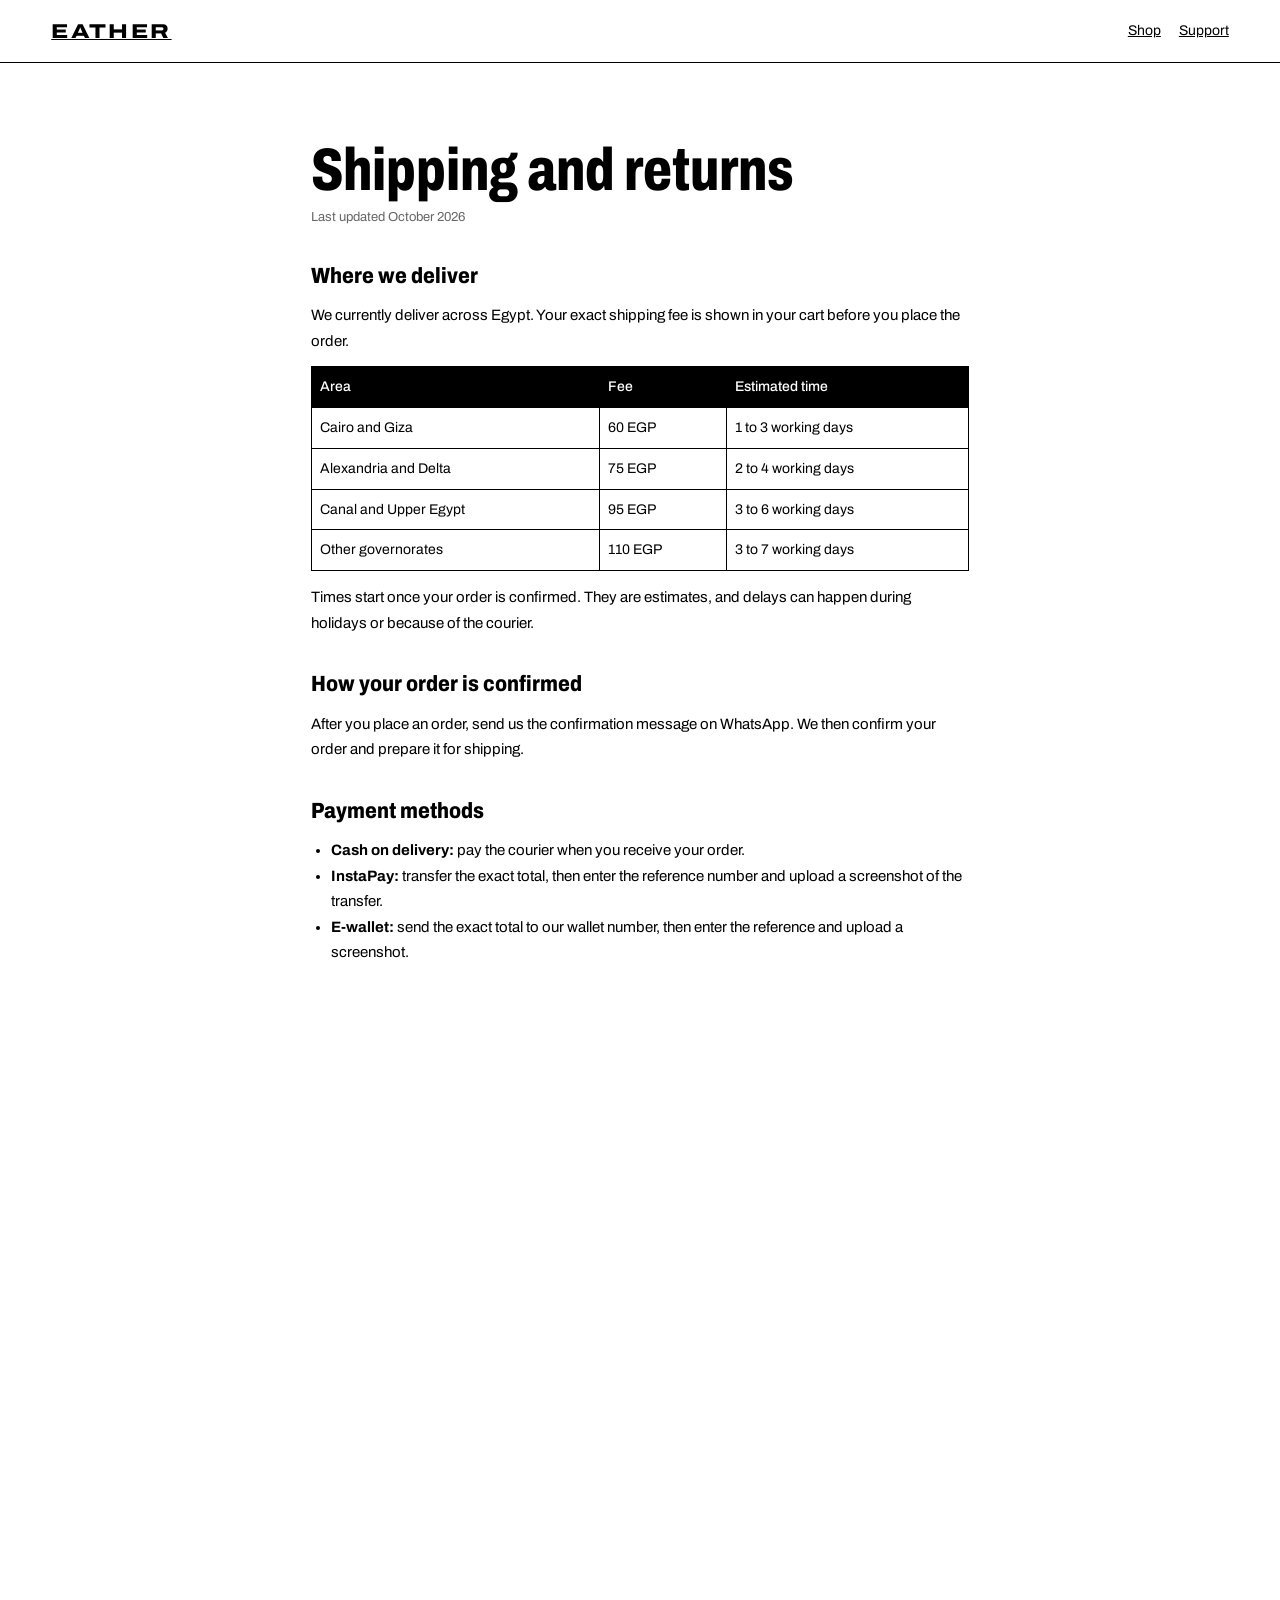
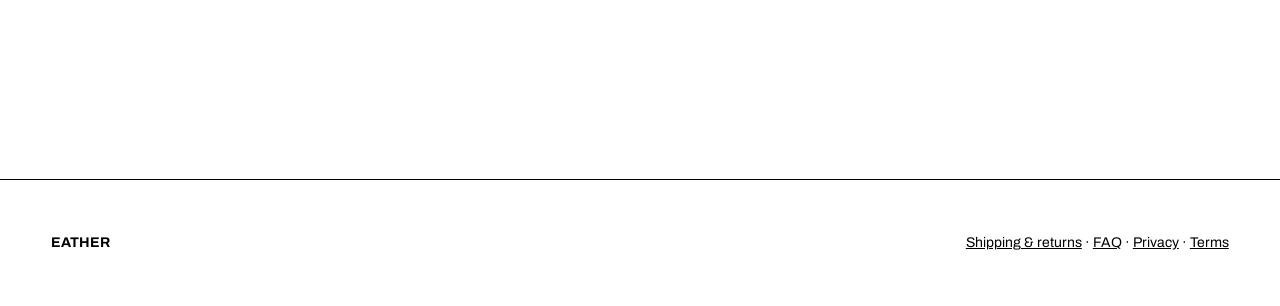
<file: shipping.html>
<!DOCTYPE html><html lang="en"><head><meta charset="utf-8"><meta name="viewport" content="width=device-width,initial-scale=1">
<title>Shipping and returns — EATHER</title><meta name="description" content="Delivery areas, fees, times, payment, returns and exchanges at EATHER.">
<link href="https://fonts.googleapis.com/css2?family=Archivo:wdth,wght@62..125,300..900&display=swap" rel="stylesheet">
<style>
:root{--bg:#FFFFFF;--ink:#000000;--g1:#666666;--g2:#E5E5E5;--w:#FFFFFF;--ac:#000000}
*{box-sizing:border-box;margin:0}
body{font:400 15px/1.7 Archivo,Arial,sans-serif;background:var(--bg);color:var(--ink)}
a{color:inherit}
header{display:flex;align-items:center;gap:20px;padding:14px 4vw;border-bottom:1px solid var(--ink)}
header nav{margin-left:auto;display:flex;gap:18px;font-size:14px}
main{max-width:760px;margin:0 auto;padding:6vw 4vw}
h1{font-stretch:75%;font-weight:800;font-size:clamp(34px,6vw,60px);line-height:1;margin-bottom:6px}
.u{color:var(--g1);font-size:13px;margin-bottom:28px}
h2{font-stretch:85%;font-weight:800;font-size:22px;margin:30px 0 8px}
p,ul{margin-bottom:12px}ul{padding-left:20px}
table{border-collapse:collapse;width:100%;font-size:14px;margin:8px 0 14px}@media(max-width:760px){table{display:block;overflow-x:auto}body{overflow-x:hidden}}th,td{border:1px solid var(--ink);padding:8px;text-align:left}th{background:var(--ink);color:#FFFFFF;font-weight:500}
details{border-bottom:1px solid var(--ink);padding:12px 0}summary{cursor:pointer;font-weight:600}details p{margin:8px 0 0}
.box{border:1px solid var(--ink);padding:14px;margin:18px 0;background:#FFFFFF}
footer{border-top:1px solid var(--ink);padding:4vw;display:flex;justify-content:space-between;flex-wrap:wrap;gap:12px;font-size:14px}
</style><link rel="stylesheet" href="motion.css"><script>document.documentElement.classList.add('js')</script><script src="motion.js" defer></script></head><body>
<header><a href="/" aria-label="EATHER home"><span style="font-stretch:125%;font-weight:800;letter-spacing:.12em;font-size:20px">EATHER</span></a><nav><a href="/#shop">Shop</a><a href="/#support">Support</a></nav></header>
<main><h1>Shipping and returns</h1><p class="u">Last updated October 2026</p>

<h2>Where we deliver</h2><p>We currently deliver across Egypt. Your exact shipping fee is shown in your cart before you place the order.</p>
<table><tr><th>Area</th><th>Fee</th><th>Estimated time</th></tr>
<tr><td>Cairo and Giza</td><td>60 EGP</td><td>1 to 3 working days</td></tr>
<tr><td>Alexandria and Delta</td><td>75 EGP</td><td>2 to 4 working days</td></tr>
<tr><td>Canal and Upper Egypt</td><td>95 EGP</td><td>3 to 6 working days</td></tr>
<tr><td>Other governorates</td><td>110 EGP</td><td>3 to 7 working days</td></tr></table>
<p>Times start once your order is confirmed. They are estimates, and delays can happen during holidays or because of the courier.</p>
<h2>How your order is confirmed</h2><p>After you place an order, send us the confirmation message on WhatsApp. We then confirm your order and prepare it for shipping.</p>
<h2>Payment methods</h2>
<ul><li><b>Cash on delivery:</b> pay the courier when you receive your order.</li><li><b>InstaPay:</b> transfer the exact total, then enter the reference number and upload a screenshot of the transfer.</li><li><b>E-wallet:</b> send the exact total to our wallet number, then enter the reference and upload a screenshot.</li></ul>
<p>Orders paid by transfer are shipped after we confirm the money has arrived.</p>
<h2>Exchanges</h2><p>Wrong size? You can exchange within 14 days of delivery. Items must be unworn, unwashed, and have the original tags. Message us on WhatsApp with your order number and the size you want. Exchanges depend on stock. For a size exchange, the delivery fee for the exchange is paid by the customer.</p>
<h2>Returns and refunds</h2><p>You can request a return within 14 days of delivery for items that are unworn, unwashed, and have the original tags. After we receive and check the item, we refund the item price by InstaPay or e-wallet within 7 working days. Original shipping fees are not refunded unless the item was wrong or defective.</p>
<h2>Wrong or damaged items</h2><p>If your item arrives damaged, defective, or not what you ordered, contact us within 48 hours of delivery with your order number and photos. We will replace it or refund you at no cost to you.</p>
<h2>What we can't accept back</h2><ul><li>Items that were worn, washed, altered, or damaged after delivery.</li><li>Items without their original tags.</li><li>Requests made after 14 days.</li></ul>
<div class="box">Need help? WhatsApp us on <a href="https://wa.me/201158491356">+20 115 849 1356</a> or send a ticket from the <a href="/#support">support form</a>.</div></main>
<footer><b>EATHER</b><span><a href="shipping.html">Shipping &amp; returns</a> · <a href="faq.html">FAQ</a> · <a href="privacy.html">Privacy</a> · <a href="terms.html">Terms</a></span></footer>
</body></html>
</file>
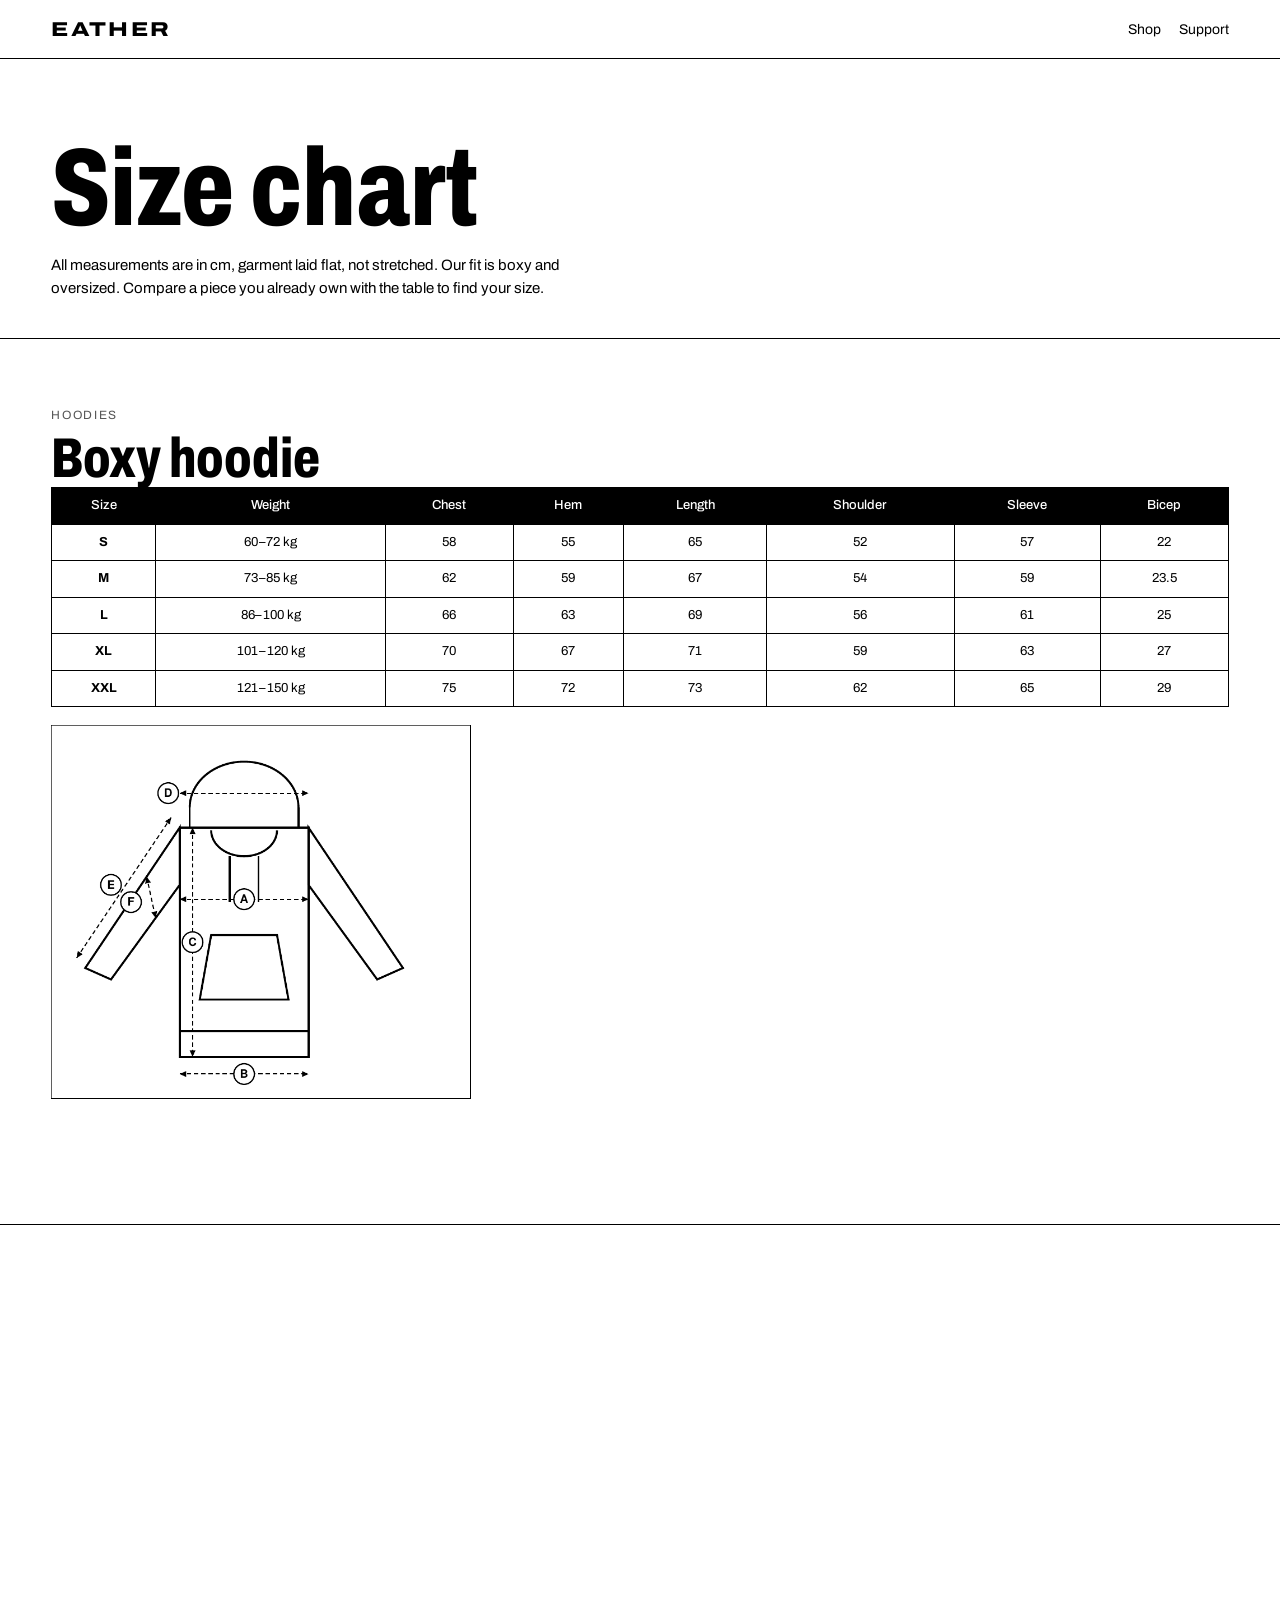
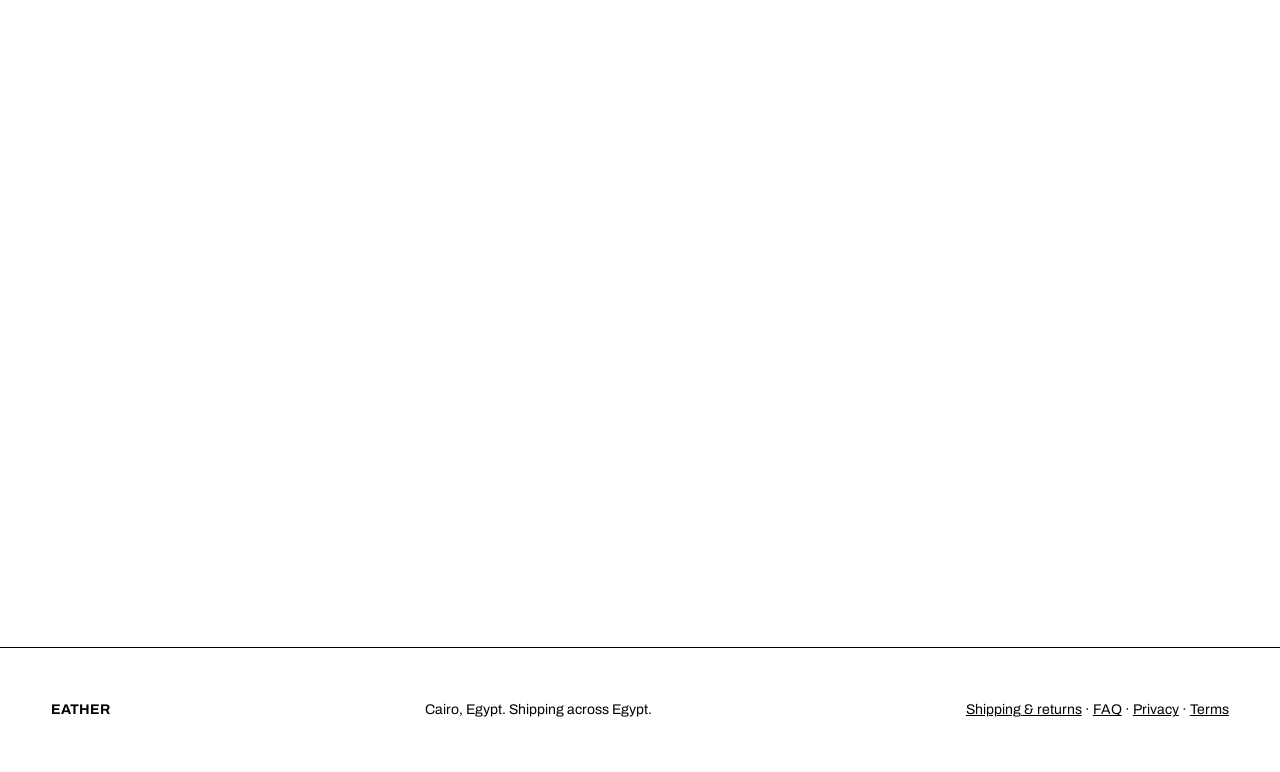
<file: size-chart.html>
<!doctype html><html lang="en"><head><meta charset="utf-8">
<meta name="viewport" content="width=device-width,initial-scale=1">
<title>Size chart — EATHER</title>
<meta name="description" content="EATHER size chart: measurements for every piece, flat, in cm.">
<link href="https://fonts.googleapis.com/css2?family=Archivo:wdth,wght@62..125,300..900&display=swap" rel="stylesheet">
<style>
:root{--bg:#FFFFFF;--ink:#000000;--g2:#E5E5E5;--w:#FFFFFF;--ac:#000000}
*{box-sizing:border-box;margin:0}
body{font:400 15px/1.5 Archivo,Arial,sans-serif;background:var(--bg);color:var(--ink)}
a{color:inherit}
header{display:flex;align-items:center;gap:20px;padding:14px 4vw;border-bottom:1px solid var(--ink)}
.logo{font-stretch:125%;font-weight:800;letter-spacing:.12em;font-size:20px;text-decoration:none}
nav{display:flex;gap:18px;margin-left:auto}nav a{text-decoration:none;font-size:14px}
.intro{padding:6vw 4vw 3vw;border-bottom:1px solid var(--ink)}
.intro h1{font-stretch:75%;font-weight:800;font-size:clamp(44px,9vw,110px);line-height:.95}
.intro p{max-width:60ch;margin-top:14px}
.item{padding:5vw 4vw;border-bottom:1px solid var(--ink)}
.ihead{display:flex;justify-content:space-between;align-items:flex-end;gap:16px;flex-wrap:wrap}
.cat{font-size:12px;letter-spacing:.14em;text-transform:uppercase;color:#555}
.item h2{font-stretch:75%;font-weight:800;font-size:clamp(30px,5vw,56px);line-height:1;margin-top:6px}
.meta{text-align:right;font-size:14px;color:#333}
.ref{margin:16px 0;font-size:14px}
.tw{overflow-x:auto}
table{border-collapse:collapse;width:100%;font-size:13px}
th,td{border:1px solid var(--ink);padding:8px 4px;text-align:center;white-space:nowrap}
th{background:var(--ink);color:var(--w);font-weight:500}
.note{font-size:13px;color:#444;margin-top:10px}
.how-wrap{margin-top:14px;border-top:1px solid var(--ink)}
.how-wrap summary{cursor:pointer;padding:12px 0;font-weight:600;list-style:none}
.how-wrap summary::-webkit-details-marker{display:none}
.ref{display:block;width:100%;max-width:420px;margin:18px 0 6px;border:0}
.how{padding:0 0 12px 18px;font-size:14px}
.how li{margin:4px 0}
footer{padding:4vw;display:flex;justify-content:space-between;flex-wrap:wrap;gap:16px;font-size:14px}
@media(max-width:760px){nav{display:none}table{font-size:12px}th,td{padding:7px 3px}}
</style><link rel="stylesheet" href="motion.css"><script>document.documentElement.classList.add('js')</script><script src="motion.js" defer></script></head><body>
<header><a class="logo" href="index.html">EATHER</a><nav><a href="index.html#shop">Shop</a><a href="index.html#support">Support</a></nav></header>
<div class="intro"><h1>Size chart</h1>
<p>All measurements are in cm, garment laid flat, not stretched. Our fit is boxy and oversized. Compare a piece you already own with the table to find your size.</p></div>
<section class="item" id="hoodies"><div class="ihead"><div><span class="cat">Hoodies</span><h2>Boxy hoodie</h2></div></div>
<div class='tw'><table><thead><tr><th>Size</th><th>Weight</th><th>Chest</th><th>Hem</th><th>Length</th><th>Shoulder</th><th>Sleeve</th><th>Bicep</th></tr></thead><tbody><tr><td><b>S</b></td><td>60–72 kg</td><td>58</td><td>55</td><td>65</td><td>52</td><td>57</td><td>22</td></tr><tr><td><b>M</b></td><td>73–85 kg</td><td>62</td><td>59</td><td>67</td><td>54</td><td>59</td><td>23.5</td></tr><tr><td><b>L</b></td><td>86–100 kg</td><td>66</td><td>63</td><td>69</td><td>56</td><td>61</td><td>25</td></tr><tr><td><b>XL</b></td><td>101–120 kg</td><td>70</td><td>67</td><td>71</td><td>59</td><td>63</td><td>27</td></tr><tr><td><b>XXL</b></td><td>121–150 kg</td><td>75</td><td>72</td><td>73</td><td>62</td><td>65</td><td>29</td></tr></tbody></table></div>
<img class="ref" src="images/ref-hoodie.png" alt="Where to measure the hoodie" loading="lazy">
<details class="how-wrap"><summary>How to measure</summary><ul class='how'><li><b>A · Chest:</b> 2.5 cm below the armhole, edge to edge</li><li><b>B · Hem:</b> Bottom edge, edge to edge, no stretching</li><li><b>C · Length:</b> Top of shoulder by the hood, down to hem</li><li><b>D · Shoulder:</b> Shoulder seam to shoulder seam, on back</li><li><b>E · Sleeve:</b> Shoulder seam down to cuff end</li><li><b>F · Bicep:</b> Across the sleeve, just under the armhole</li></ul></details></section>
<section class="item" id="zip-up-hoodie"><div class="ihead"><div><span class="cat">Hoodies</span><h2>Zip-up hoodie</h2></div></div>
<div class='tw'><table><thead><tr><th>Size</th><th>Weight</th><th>Chest</th><th>Hem</th><th>Length</th><th>Shoulder</th><th>Sleeve</th><th>Bicep</th></tr></thead><tbody><tr><td><b>S</b></td><td>60–72 kg</td><td>61</td><td>58</td><td>66</td><td>54</td><td>58.5</td><td>23.5</td></tr><tr><td><b>M</b></td><td>73–85 kg</td><td>65</td><td>62</td><td>68</td><td>56</td><td>60.5</td><td>25</td></tr><tr><td><b>L</b></td><td>86–100 kg</td><td>69</td><td>66</td><td>70</td><td>58</td><td>62.5</td><td>26.5</td></tr><tr><td><b>XL</b></td><td>101–120 kg</td><td>73</td><td>70</td><td>72</td><td>61</td><td>64.5</td><td>28.5</td></tr><tr><td><b>XXL</b></td><td>121–150 kg</td><td>78</td><td>75</td><td>74</td><td>64</td><td>66.5</td><td>30.5</td></tr></tbody></table></div>
<img class="ref" src="images/ref-zipup.png" alt="Where to measure the zip-up hoodie" loading="lazy">
<details class="how-wrap"><summary>How to measure</summary><ul class='how'><li><b>A · Chest:</b> 2.5 cm below the armhole, edge to edge</li><li><b>B · Hem:</b> Bottom edge, edge to edge, no stretching</li><li><b>C · Length:</b> Top of shoulder by the hood, down to hem</li><li><b>D · Shoulder:</b> Shoulder seam to shoulder seam, on back</li><li><b>E · Sleeve:</b> Shoulder seam down to cuff end</li><li><b>F · Bicep:</b> Across the sleeve, just under the armhole</li></ul></details></section>
<section class="item" id="crewneck"><div class="ihead"><div><span class="cat">Hoodies</span><h2>Crewneck</h2></div></div>
<div class='tw'><table><thead><tr><th>Size</th><th>Weight</th><th>Chest</th><th>Hem</th><th>Length</th><th>Shoulder</th><th>Sleeve</th><th>Bicep</th><th>Neck opening</th></tr></thead><tbody><tr><td><b>S</b></td><td>60–72 kg</td><td>58</td><td>55</td><td>65</td><td>52</td><td>57</td><td>22</td><td>22</td></tr><tr><td><b>M</b></td><td>73–85 kg</td><td>62</td><td>59</td><td>67</td><td>54</td><td>59</td><td>23.5</td><td>23</td></tr><tr><td><b>L</b></td><td>86–100 kg</td><td>66</td><td>63</td><td>69</td><td>56</td><td>61</td><td>25</td><td>24</td></tr><tr><td><b>XL</b></td><td>101–120 kg</td><td>70</td><td>67</td><td>71</td><td>59</td><td>63</td><td>27</td><td>25</td></tr><tr><td><b>XXL</b></td><td>121–150 kg</td><td>75</td><td>72</td><td>73</td><td>62</td><td>65</td><td>29</td><td>26</td></tr></tbody></table></div>
<img class="ref" src="images/ref-crewneck.png" alt="Where to measure the crewneck" loading="lazy">
<details class="how-wrap"><summary>How to measure</summary><ul class='how'><li><b>A · Chest:</b> 2.5 cm below the armhole, edge to edge</li><li><b>B · Hem:</b> Bottom edge, edge to edge, no stretching</li><li><b>C · Length:</b> Top of shoulder by the neck, down to hem</li><li><b>D · Shoulder:</b> Shoulder seam to shoulder seam, on back</li><li><b>E · Sleeve:</b> Shoulder seam down to cuff end</li><li><b>F · Bicep:</b> Across the sleeve, just under the armhole</li><li><b>G · Neck opening:</b> Inside edge of the collar, side to side, flat</li></ul></details></section>
<section class="item" id="pants"><div class="ihead"><div><span class="cat">Pants</span><h2>Wide leg jeans</h2></div></div>
<div class='tw'><table><thead><tr><th>Size</th><th>Weight</th><th>Waist (relaxed)</th><th>Hip</th><th>Rise (front)</th><th>Thigh</th><th>Inseam</th><th>Length</th><th>Leg opening</th></tr></thead><tbody><tr><td><b>M</b></td><td>73–85 kg</td><td>39</td><td>61</td><td>31</td><td>32.5</td><td>75</td><td>106</td><td>34.5</td></tr><tr><td><b>L</b></td><td>86–100 kg</td><td>43</td><td>65</td><td>32</td><td>34.5</td><td>76</td><td>108</td><td>36</td></tr><tr><td><b>XL</b></td><td>101–120 kg</td><td>49</td><td>70</td><td>34</td><td>37</td><td>77</td><td>111</td><td>37.5</td></tr><tr><td><b>XXL</b></td><td>121–150 kg</td><td>55</td><td>75</td><td>36</td><td>48.5</td><td>78</td><td>111</td><td>39</td></tr></tbody></table></div>
<img class="ref" src="images/ref-pants.png" alt="Where to measure the pants" loading="lazy">
<details class="how-wrap"><summary>How to measure</summary><ul class='how'><li><b>A · Waist (relaxed):</b> Top of waistband, edge to edge, relaxed</li><li><b>B · Hip:</b> Widest point of the hips, edge to edge</li><li><b>C · Rise (front):</b> Crotch seam to top of the waistband</li><li><b>D · Thigh:</b> 2.5 cm below the crotch, across one leg</li><li><b>E · Inseam:</b> Crotch seam down the inside to the hem</li><li><b>F · Length:</b> Top of waistband down the side to the hem</li><li><b>G · Leg opening:</b> Bottom edge of one leg, edge to edge</li></ul></details></section>
<footer><b>EATHER</b><span>Cairo, Egypt. Shipping across Egypt.</span><span><a href="shipping.html">Shipping &amp; returns</a> · <a href="faq.html">FAQ</a> · <a href="privacy.html">Privacy</a> · <a href="terms.html">Terms</a></span></footer>
</body></html>
</file>
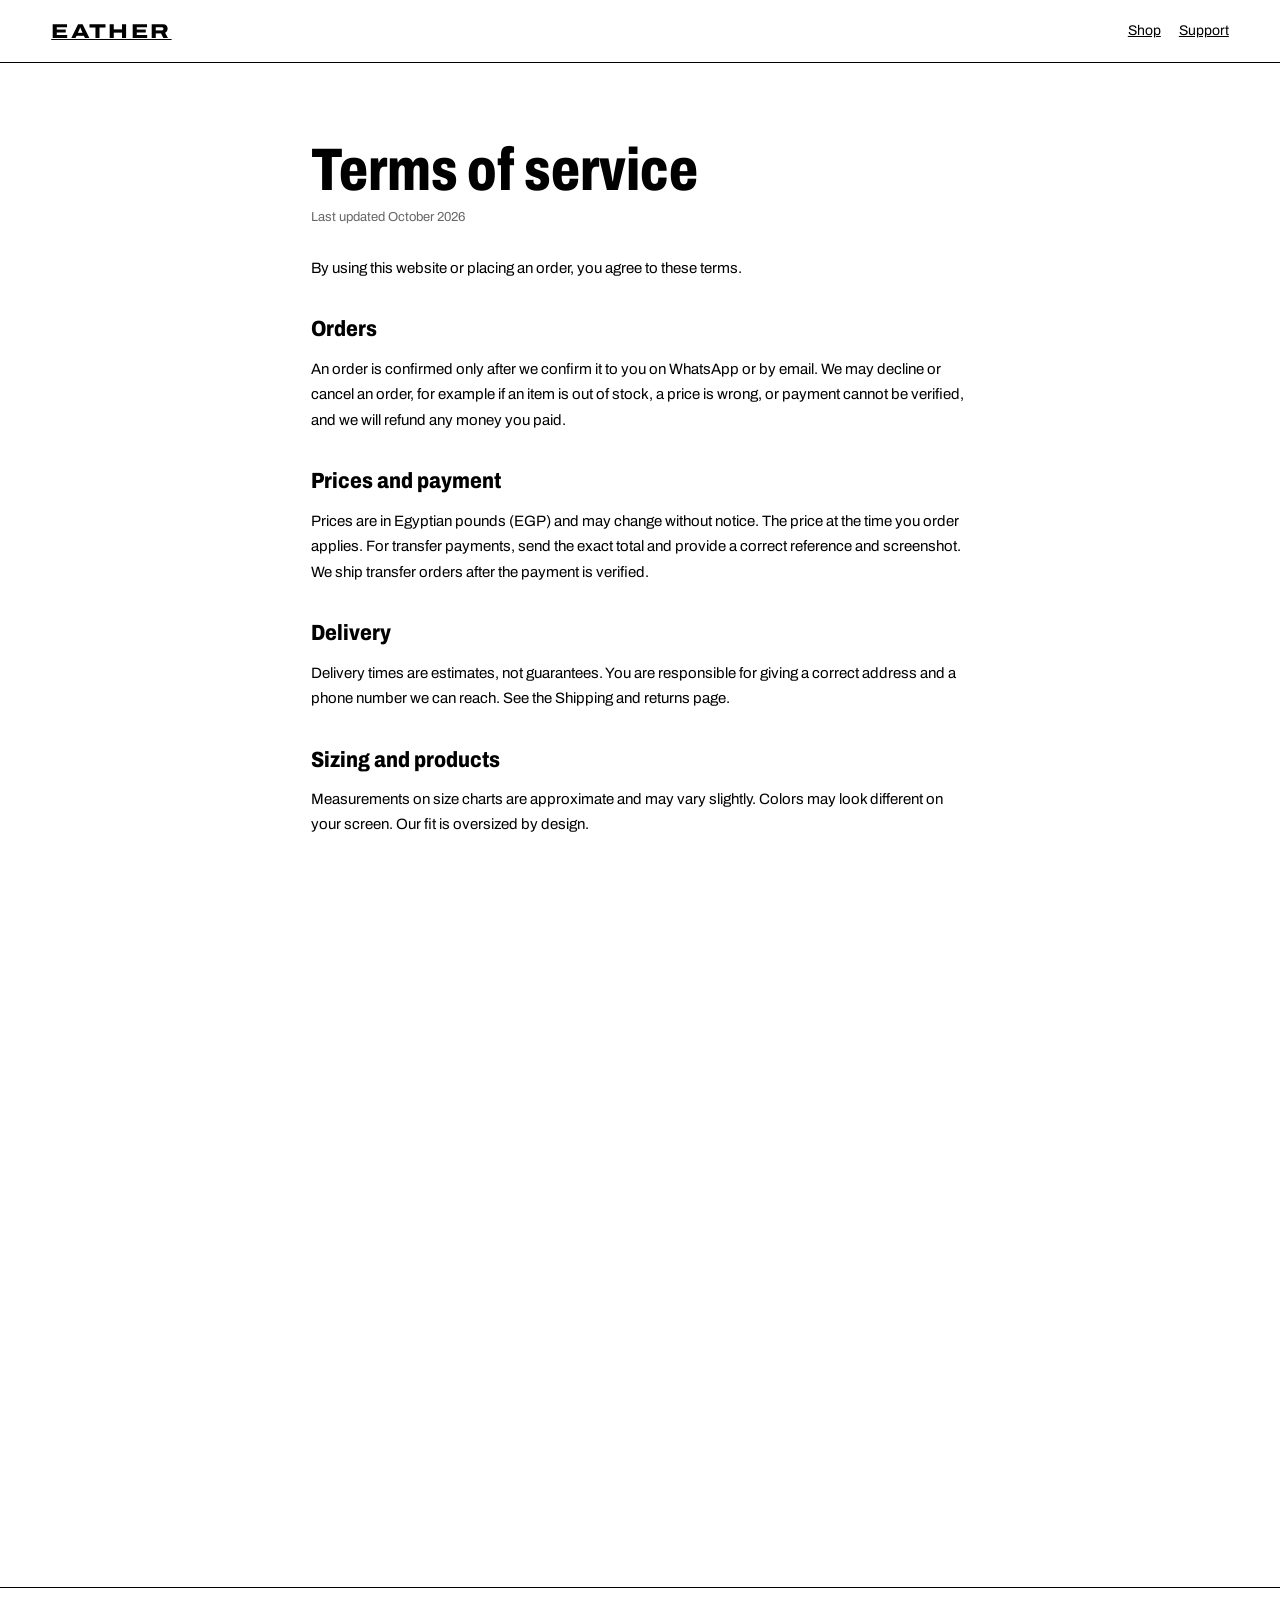
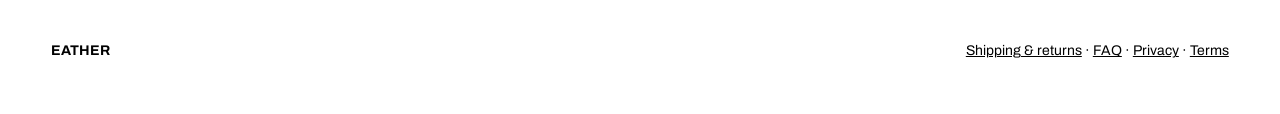
<file: terms.html>
<!DOCTYPE html><html lang="en"><head><meta charset="utf-8"><meta name="viewport" content="width=device-width,initial-scale=1">
<title>Terms of service — EATHER</title><meta name="description" content="The terms for using the EATHER website and buying from EATHER.">
<link href="https://fonts.googleapis.com/css2?family=Archivo:wdth,wght@62..125,300..900&display=swap" rel="stylesheet">
<style>
:root{--bg:#FFFFFF;--ink:#000000;--g1:#666666;--g2:#E5E5E5;--w:#FFFFFF;--ac:#000000}
*{box-sizing:border-box;margin:0}
body{font:400 15px/1.7 Archivo,Arial,sans-serif;background:var(--bg);color:var(--ink)}
a{color:inherit}
header{display:flex;align-items:center;gap:20px;padding:14px 4vw;border-bottom:1px solid var(--ink)}
header nav{margin-left:auto;display:flex;gap:18px;font-size:14px}
main{max-width:760px;margin:0 auto;padding:6vw 4vw}
h1{font-stretch:75%;font-weight:800;font-size:clamp(34px,6vw,60px);line-height:1;margin-bottom:6px}
.u{color:var(--g1);font-size:13px;margin-bottom:28px}
h2{font-stretch:85%;font-weight:800;font-size:22px;margin:30px 0 8px}
p,ul{margin-bottom:12px}ul{padding-left:20px}
table{border-collapse:collapse;width:100%;font-size:14px;margin:8px 0 14px}@media(max-width:760px){table{display:block;overflow-x:auto}body{overflow-x:hidden}}th,td{border:1px solid var(--ink);padding:8px;text-align:left}th{background:var(--ink);color:#FFFFFF;font-weight:500}
details{border-bottom:1px solid var(--ink);padding:12px 0}summary{cursor:pointer;font-weight:600}details p{margin:8px 0 0}
.box{border:1px solid var(--ink);padding:14px;margin:18px 0;background:#FFFFFF}
footer{border-top:1px solid var(--ink);padding:4vw;display:flex;justify-content:space-between;flex-wrap:wrap;gap:12px;font-size:14px}
</style><link rel="stylesheet" href="motion.css"><script>document.documentElement.classList.add('js')</script><script src="motion.js" defer></script></head><body>
<header><a href="/" aria-label="EATHER home"><span style="font-stretch:125%;font-weight:800;letter-spacing:.12em;font-size:20px">EATHER</span></a><nav><a href="/#shop">Shop</a><a href="/#support">Support</a></nav></header>
<main><h1>Terms of service</h1><p class="u">Last updated October 2026</p>

<p>By using this website or placing an order, you agree to these terms.</p>
<h2>Orders</h2><p>An order is confirmed only after we confirm it to you on WhatsApp or by email. We may decline or cancel an order, for example if an item is out of stock, a price is wrong, or payment cannot be verified, and we will refund any money you paid.</p>
<h2>Prices and payment</h2><p>Prices are in Egyptian pounds (EGP) and may change without notice. The price at the time you order applies. For transfer payments, send the exact total and provide a correct reference and screenshot. We ship transfer orders after the payment is verified.</p>
<h2>Delivery</h2><p>Delivery times are estimates, not guarantees. You are responsible for giving a correct address and a phone number we can reach. See the Shipping and returns page.</p>
<h2>Sizing and products</h2><p>Measurements on size charts are approximate and may vary slightly. Colors may look different on your screen. Our fit is oversized by design.</p>
<h2>Returns and exchanges</h2><p>Returns and exchanges are handled under the Shipping and returns page, which is part of these terms.</p>
<h2>Our content</h2><p>The EATHER name, logo, designs, text, and images belong to EATHER. Please do not copy or use them without permission.</p>
<h2>Liability</h2><p>To the extent the law allows, EATHER is not liable for indirect losses, or for delays caused by couriers or events outside our control. Our liability for an order is limited to the amount you paid for it.</p>
<h2>Governing law</h2><p>These terms are governed by the laws of Egypt.</p>
<h2>Changes</h2><p>We may update these terms and will change the date at the top when we do.</p>
<div class="box">Need help? WhatsApp us on <a href="https://wa.me/201158491356">+20 115 849 1356</a> or send a ticket from the <a href="/#support">support form</a>.</div></main>
<footer><b>EATHER</b><span><a href="shipping.html">Shipping &amp; returns</a> · <a href="faq.html">FAQ</a> · <a href="privacy.html">Privacy</a> · <a href="terms.html">Terms</a></span></footer>
</body></html>
</file>
<file: motion.css>
*{scrollbar-width:none;-ms-overflow-style:none}*::-webkit-scrollbar{display:none;width:0;height:0}
html{scroll-behavior:smooth;scroll-padding-top:var(--hh,0px);scrollbar-width:none;-ms-overflow-style:none}
html::-webkit-scrollbar,body::-webkit-scrollbar{display:none;width:0;height:0}
body{scrollbar-width:none}
a,button,.btn,summary,input,select,textarea{transition:color .2s ease,background-color .2s ease,border-color .2s ease,opacity .2s ease,transform .2s ease}
@media(prefers-reduced-motion:no-preference){
body{animation:pgin .5s ease-out both}
@keyframes pgin{from{opacity:0}to{opacity:1}}
.js .rv{opacity:0;transform:translateY(22px);transition:opacity .55s ease-out var(--d,0s),transform .55s ease-out var(--d,0s)!important}
.js .rv.in{opacity:1;transform:none}
#cart.on{animation:sl .4s cubic-bezier(.2,.7,.2,1)}
@keyframes sl{from{transform:translateX(100%)}to{transform:none}}
.cue i{animation:cue 1.8s ease-in-out infinite}
@keyframes cue{0%{transform:scaleY(0)}50%{transform:scaleY(1)}100%{transform:scaleY(1);opacity:0}}
}
@media(prefers-reduced-motion:reduce){html{scroll-behavior:auto}*{transition:none!important}}
@media print{.rv,.js .rv{opacity:1!important;transform:none!important;transition:none!important}body{animation:none!important}}
</file>
